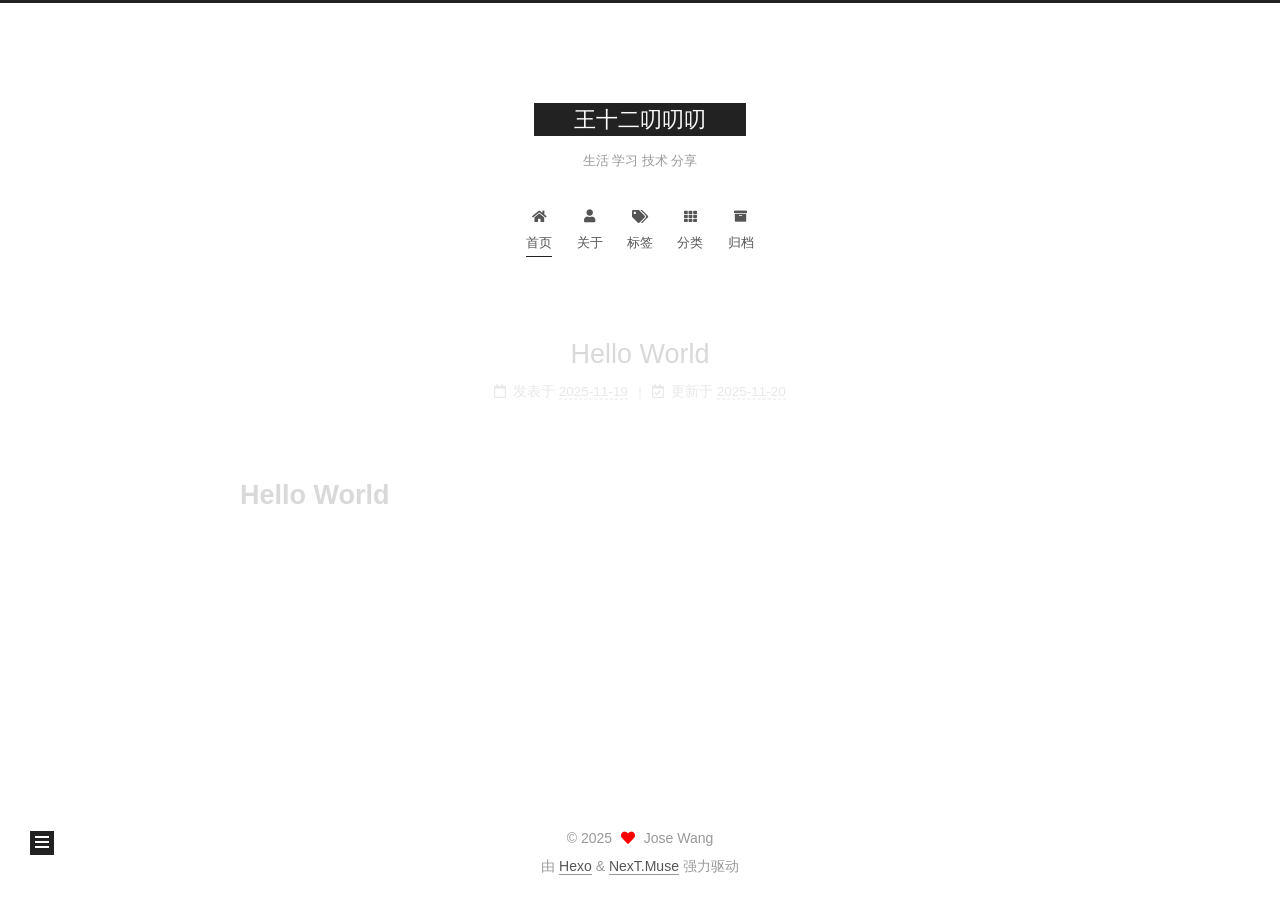
<file: index.html>
<!DOCTYPE html>
<html lang="zh-CN">
<head>
  <meta charset="UTF-8">
<meta name="viewport" content="width=device-width, initial-scale=1, maximum-scale=2">
<meta name="theme-color" content="#222">
<meta name="generator" content="Hexo 8.1.1">
  <link rel="apple-touch-icon" sizes="180x180" href="/images/apple-touch-icon-next.png">
  <link rel="icon" type="image/png" sizes="32x32" href="/images/favicon-32x32-next.png">
  <link rel="icon" type="image/png" sizes="16x16" href="/images/favicon-16x16-next.png">
  <link rel="mask-icon" href="/images/logo.svg" color="#222">

<link rel="stylesheet" href="/css/main.css">


<link rel="stylesheet" href="/lib/font-awesome/css/all.min.css">

<script id="hexo-configurations">
    var NexT = window.NexT || {};
    var CONFIG = {"hostname":"wtao1120.github.io","root":"/","scheme":"Muse","version":"7.8.0","exturl":false,"sidebar":{"position":"left","display":"post","padding":18,"offset":12,"onmobile":false},"copycode":{"enable":false,"show_result":false,"style":null},"back2top":{"enable":true,"sidebar":false,"scrollpercent":false},"bookmark":{"enable":false,"color":"#222","save":"auto"},"fancybox":false,"mediumzoom":false,"lazyload":false,"pangu":false,"comments":{"style":"tabs","active":null,"storage":true,"lazyload":false,"nav":null},"algolia":{"hits":{"per_page":10},"labels":{"input_placeholder":"Search for Posts","hits_empty":"We didn't find any results for the search: ${query}","hits_stats":"${hits} results found in ${time} ms"}},"localsearch":{"enable":false,"trigger":"auto","top_n_per_article":1,"unescape":false,"preload":false},"motion":{"enable":true,"async":false,"transition":{"post_block":"fadeIn","post_header":"slideDownIn","post_body":"slideDownIn","coll_header":"slideLeftIn","sidebar":"slideUpIn"}}};
  </script>

  <meta property="og:type" content="website">
<meta property="og:title" content="王十二叨叨叨">
<meta property="og:url" content="https://wtao1120.github.io/index.html">
<meta property="og:site_name" content="王十二叨叨叨">
<meta property="og:locale" content="zh_CN">
<meta property="article:author" content="Jose Wang">
<meta name="twitter:card" content="summary">

<link rel="canonical" href="https://wtao1120.github.io/">


<script id="page-configurations">
  // https://hexo.io/docs/variables.html
  CONFIG.page = {
    sidebar: "",
    isHome : true,
    isPost : false,
    lang   : 'zh-CN'
  };
</script>

  <title>王十二叨叨叨</title>
  






  <noscript>
  <style>
  .use-motion .brand,
  .use-motion .menu-item,
  .sidebar-inner,
  .use-motion .post-block,
  .use-motion .pagination,
  .use-motion .comments,
  .use-motion .post-header,
  .use-motion .post-body,
  .use-motion .collection-header { opacity: initial; }

  .use-motion .site-title,
  .use-motion .site-subtitle {
    opacity: initial;
    top: initial;
  }

  .use-motion .logo-line-before i { left: initial; }
  .use-motion .logo-line-after i { right: initial; }
  </style>
</noscript>

</head>

<body itemscope itemtype="http://schema.org/WebPage">
  <div class="container use-motion">
    <div class="headband"></div>

    <header class="header" itemscope itemtype="http://schema.org/WPHeader">
      <div class="header-inner"><div class="site-brand-container">
  <div class="site-nav-toggle">
    <div class="toggle" aria-label="切换导航栏">
      <span class="toggle-line toggle-line-first"></span>
      <span class="toggle-line toggle-line-middle"></span>
      <span class="toggle-line toggle-line-last"></span>
    </div>
  </div>

  <div class="site-meta">

    <a href="/" class="brand" rel="start">
      <span class="logo-line-before"><i></i></span>
      <h1 class="site-title">王十二叨叨叨</h1>
      <span class="logo-line-after"><i></i></span>
    </a>
      <p class="site-subtitle" itemprop="description">生活 学习 技术 分享</p>
  </div>

  <div class="site-nav-right">
    <div class="toggle popup-trigger">
    </div>
  </div>
</div>




<nav class="site-nav">
  <ul id="menu" class="main-menu menu">
        <li class="menu-item menu-item-home">

    <a href="/" rel="section"><i class="fa fa-home fa-fw"></i>首页</a>

  </li>
        <li class="menu-item menu-item-about">

    <a href="/about/" rel="section"><i class="fa fa-user fa-fw"></i>关于</a>

  </li>
        <li class="menu-item menu-item-tags">

    <a href="/tags/" rel="section"><i class="fa fa-tags fa-fw"></i>标签</a>

  </li>
        <li class="menu-item menu-item-categories">

    <a href="/categories/" rel="section"><i class="fa fa-th fa-fw"></i>分类</a>

  </li>
        <li class="menu-item menu-item-archives">

    <a href="/archives/" rel="section"><i class="fa fa-archive fa-fw"></i>归档</a>

  </li>
  </ul>
</nav>




</div>
    </header>

    
  <div class="back-to-top">
    <i class="fa fa-arrow-up"></i>
    <span>0%</span>
  </div>


    <main class="main">
      <div class="main-inner">
        <div class="content-wrap">
          

          <div class="content index posts-expand">
            
      
  
  
  <article itemscope itemtype="http://schema.org/Article" class="post-block" lang="zh-CN">
    <link itemprop="mainEntityOfPage" href="https://wtao1120.github.io/2025/11/19/Hello-World/">

    <span hidden itemprop="author" itemscope itemtype="http://schema.org/Person">
      <meta itemprop="image" content="/images/avatar.gif">
      <meta itemprop="name" content="Jose Wang">
      <meta itemprop="description" content="">
    </span>

    <span hidden itemprop="publisher" itemscope itemtype="http://schema.org/Organization">
      <meta itemprop="name" content="王十二叨叨叨">
    </span>
      <header class="post-header">
        <h2 class="post-title" itemprop="name headline">
          
            <a href="/2025/11/19/Hello-World/" class="post-title-link" itemprop="url">Hello World</a>
        </h2>

        <div class="post-meta">
            <span class="post-meta-item">
              <span class="post-meta-item-icon">
                <i class="far fa-calendar"></i>
              </span>
              <span class="post-meta-item-text">发表于</span>

              <time title="创建时间：2025-11-19 21:08:19" itemprop="dateCreated datePublished" datetime="2025-11-19T21:08:19+08:00">2025-11-19</time>
            </span>
              <span class="post-meta-item">
                <span class="post-meta-item-icon">
                  <i class="far fa-calendar-check"></i>
                </span>
                <span class="post-meta-item-text">更新于</span>
                <time title="修改时间：2025-11-20 21:58:58" itemprop="dateModified" datetime="2025-11-20T21:58:58+08:00">2025-11-20</time>
              </span>

          

        </div>
      </header>

    
    
    
    <div class="post-body" itemprop="articleBody">

      
          <h1 id="Hello-World"><a href="#Hello-World" class="headerlink" title="Hello World"></a>Hello World</h1>
      
    </div>

    
    
    
      <footer class="post-footer">
        <div class="post-eof"></div>
      </footer>
  </article>
  
  
  


  



          </div>
          

<script>
  window.addEventListener('tabs:register', () => {
    let { activeClass } = CONFIG.comments;
    if (CONFIG.comments.storage) {
      activeClass = localStorage.getItem('comments_active') || activeClass;
    }
    if (activeClass) {
      let activeTab = document.querySelector(`a[href="#comment-${activeClass}"]`);
      if (activeTab) {
        activeTab.click();
      }
    }
  });
  if (CONFIG.comments.storage) {
    window.addEventListener('tabs:click', event => {
      if (!event.target.matches('.tabs-comment .tab-content .tab-pane')) return;
      let commentClass = event.target.classList[1];
      localStorage.setItem('comments_active', commentClass);
    });
  }
</script>

        </div>
          
  
  <div class="toggle sidebar-toggle">
    <span class="toggle-line toggle-line-first"></span>
    <span class="toggle-line toggle-line-middle"></span>
    <span class="toggle-line toggle-line-last"></span>
  </div>

  <aside class="sidebar">
    <div class="sidebar-inner">

      <ul class="sidebar-nav motion-element">
        <li class="sidebar-nav-toc">
          文章目录
        </li>
        <li class="sidebar-nav-overview">
          站点概览
        </li>
      </ul>

      <!--noindex-->
      <div class="post-toc-wrap sidebar-panel">
      </div>
      <!--/noindex-->

      <div class="site-overview-wrap sidebar-panel">
        <div class="site-author motion-element" itemprop="author" itemscope itemtype="http://schema.org/Person">
  <p class="site-author-name" itemprop="name">Jose Wang</p>
  <div class="site-description" itemprop="description"></div>
</div>
<div class="site-state-wrap motion-element">
  <nav class="site-state">
      <div class="site-state-item site-state-posts">
          <a href="/archives/">
        
          <span class="site-state-item-count">1</span>
          <span class="site-state-item-name">日志</span>
        </a>
      </div>
  </nav>
</div>



      </div>

    </div>
  </aside>
  <div id="sidebar-dimmer"></div>


      </div>
    </main>

    <footer class="footer">
      <div class="footer-inner">
        

        

<div class="copyright">
  
  &copy; 
  <span itemprop="copyrightYear">2025</span>
  <span class="with-love">
    <i class="fa fa-heart"></i>
  </span>
  <span class="author" itemprop="copyrightHolder">Jose Wang</span>
</div>
  <div class="powered-by">由 <a href="https://hexo.io/" class="theme-link" rel="noopener" target="_blank">Hexo</a> & <a href="https://muse.theme-next.org/" class="theme-link" rel="noopener" target="_blank">NexT.Muse</a> 强力驱动
  </div>

        








      </div>
    </footer>
  </div>

  
  <script src="/lib/anime.min.js"></script>
  <script src="/lib/velocity/velocity.min.js"></script>
  <script src="/lib/velocity/velocity.ui.min.js"></script>

<script src="/js/utils.js"></script>

<script src="/js/motion.js"></script>


<script src="/js/schemes/muse.js"></script>


<script src="/js/next-boot.js"></script>




  















  

  

</body>
</html>
</file>
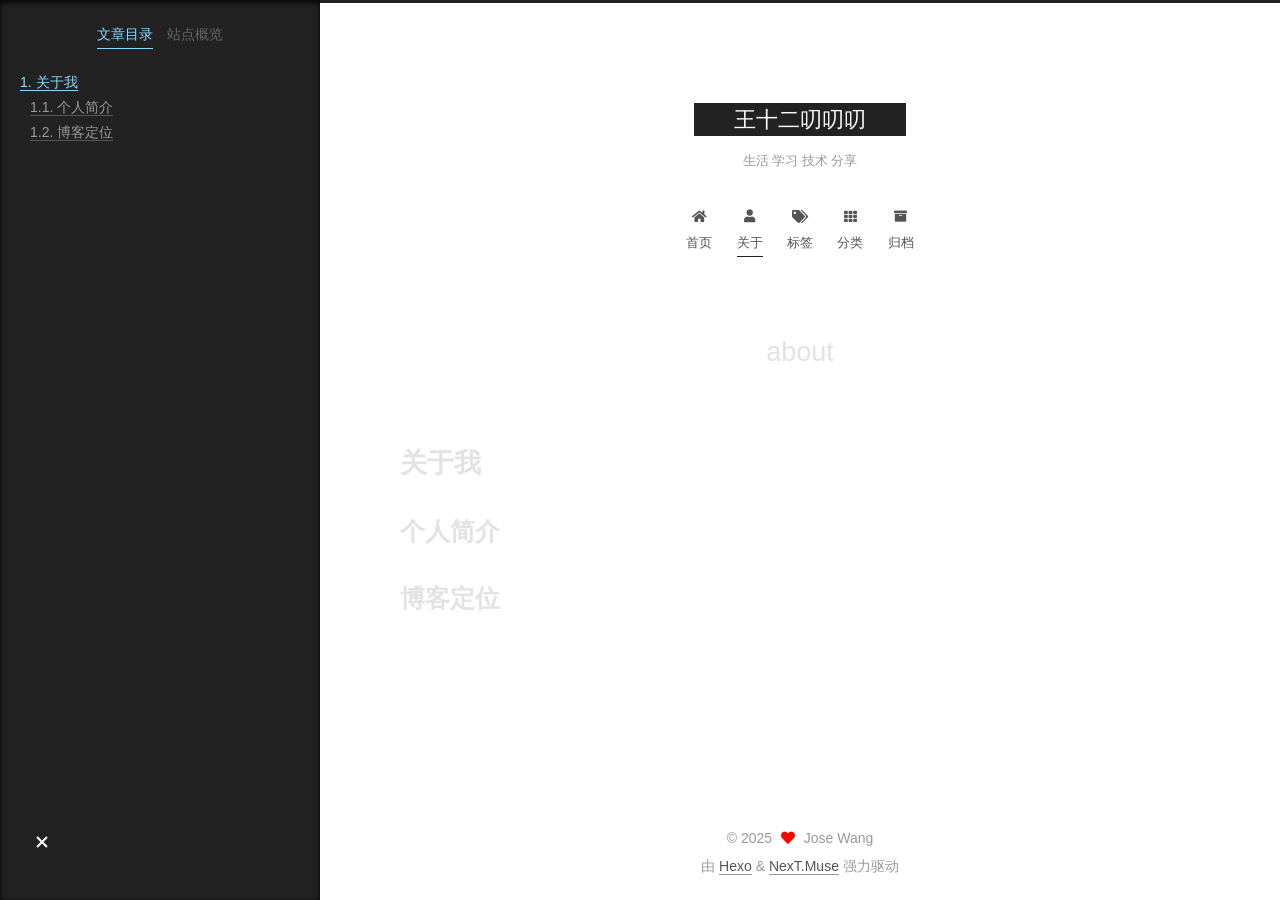
<file: about/index.html>
<!DOCTYPE html>
<html lang="zh-CN">
<head>
  <meta charset="UTF-8">
<meta name="viewport" content="width=device-width, initial-scale=1, maximum-scale=2">
<meta name="theme-color" content="#222">
<meta name="generator" content="Hexo 8.1.1">
  <link rel="apple-touch-icon" sizes="180x180" href="/images/apple-touch-icon-next.png">
  <link rel="icon" type="image/png" sizes="32x32" href="/images/favicon-32x32-next.png">
  <link rel="icon" type="image/png" sizes="16x16" href="/images/favicon-16x16-next.png">
  <link rel="mask-icon" href="/images/logo.svg" color="#222">

<link rel="stylesheet" href="/css/main.css">


<link rel="stylesheet" href="/lib/font-awesome/css/all.min.css">

<script id="hexo-configurations">
    var NexT = window.NexT || {};
    var CONFIG = {"hostname":"wtao1120.github.io","root":"/","scheme":"Muse","version":"7.8.0","exturl":false,"sidebar":{"position":"left","display":"post","padding":18,"offset":12,"onmobile":false},"copycode":{"enable":false,"show_result":false,"style":null},"back2top":{"enable":true,"sidebar":false,"scrollpercent":false},"bookmark":{"enable":false,"color":"#222","save":"auto"},"fancybox":false,"mediumzoom":false,"lazyload":false,"pangu":false,"comments":{"style":"tabs","active":null,"storage":true,"lazyload":false,"nav":null},"algolia":{"hits":{"per_page":10},"labels":{"input_placeholder":"Search for Posts","hits_empty":"We didn't find any results for the search: ${query}","hits_stats":"${hits} results found in ${time} ms"}},"localsearch":{"enable":false,"trigger":"auto","top_n_per_article":1,"unescape":false,"preload":false},"motion":{"enable":true,"async":false,"transition":{"post_block":"fadeIn","post_header":"slideDownIn","post_body":"slideDownIn","coll_header":"slideLeftIn","sidebar":"slideUpIn"}}};
  </script>

  <meta name="description" content="关于我个人简介博客定位">
<meta property="og:type" content="website">
<meta property="og:title" content="about">
<meta property="og:url" content="https://wtao1120.github.io/about/index.html">
<meta property="og:site_name" content="王十二叨叨叨">
<meta property="og:description" content="关于我个人简介博客定位">
<meta property="og:locale" content="zh_CN">
<meta property="article:published_time" content="2025-11-19T11:37:23.000Z">
<meta property="article:modified_time" content="2025-11-19T11:42:07.204Z">
<meta property="article:author" content="Jose Wang">
<meta name="twitter:card" content="summary">

<link rel="canonical" href="https://wtao1120.github.io/about/">


<script id="page-configurations">
  // https://hexo.io/docs/variables.html
  CONFIG.page = {
    sidebar: "",
    isHome : false,
    isPost : false,
    lang   : 'zh-CN'
  };
</script>

  <title>about | 王十二叨叨叨
</title>
  






  <noscript>
  <style>
  .use-motion .brand,
  .use-motion .menu-item,
  .sidebar-inner,
  .use-motion .post-block,
  .use-motion .pagination,
  .use-motion .comments,
  .use-motion .post-header,
  .use-motion .post-body,
  .use-motion .collection-header { opacity: initial; }

  .use-motion .site-title,
  .use-motion .site-subtitle {
    opacity: initial;
    top: initial;
  }

  .use-motion .logo-line-before i { left: initial; }
  .use-motion .logo-line-after i { right: initial; }
  </style>
</noscript>

</head>

<body itemscope itemtype="http://schema.org/WebPage">
  <div class="container use-motion">
    <div class="headband"></div>

    <header class="header" itemscope itemtype="http://schema.org/WPHeader">
      <div class="header-inner"><div class="site-brand-container">
  <div class="site-nav-toggle">
    <div class="toggle" aria-label="切换导航栏">
      <span class="toggle-line toggle-line-first"></span>
      <span class="toggle-line toggle-line-middle"></span>
      <span class="toggle-line toggle-line-last"></span>
    </div>
  </div>

  <div class="site-meta">

    <a href="/" class="brand" rel="start">
      <span class="logo-line-before"><i></i></span>
      <h1 class="site-title">王十二叨叨叨</h1>
      <span class="logo-line-after"><i></i></span>
    </a>
      <p class="site-subtitle" itemprop="description">生活 学习 技术 分享</p>
  </div>

  <div class="site-nav-right">
    <div class="toggle popup-trigger">
    </div>
  </div>
</div>




<nav class="site-nav">
  <ul id="menu" class="main-menu menu">
        <li class="menu-item menu-item-home">

    <a href="/" rel="section"><i class="fa fa-home fa-fw"></i>首页</a>

  </li>
        <li class="menu-item menu-item-about">

    <a href="/about/" rel="section"><i class="fa fa-user fa-fw"></i>关于</a>

  </li>
        <li class="menu-item menu-item-tags">

    <a href="/tags/" rel="section"><i class="fa fa-tags fa-fw"></i>标签</a>

  </li>
        <li class="menu-item menu-item-categories">

    <a href="/categories/" rel="section"><i class="fa fa-th fa-fw"></i>分类</a>

  </li>
        <li class="menu-item menu-item-archives">

    <a href="/archives/" rel="section"><i class="fa fa-archive fa-fw"></i>归档</a>

  </li>
  </ul>
</nav>




</div>
    </header>

    
  <div class="back-to-top">
    <i class="fa fa-arrow-up"></i>
    <span>0%</span>
  </div>


    <main class="main">
      <div class="main-inner">
        <div class="content-wrap">
          
  
  

          <div class="content page posts-expand">
            

    
    
    
    <div class="post-block" lang="zh-CN">
      <header class="post-header">

<h1 class="post-title" itemprop="name headline">about
</h1>

<div class="post-meta">
  

</div>

</header>

      
      
      
      <div class="post-body">
          <h1 id="关于我"><a href="#关于我" class="headerlink" title="关于我"></a>关于我</h1><h2 id="个人简介"><a href="#个人简介" class="headerlink" title="个人简介"></a>个人简介</h2><h2 id="博客定位"><a href="#博客定位" class="headerlink" title="博客定位"></a>博客定位</h2>
      </div>
      
      
      
    </div>
    

    
    
    


          </div>
          

<script>
  window.addEventListener('tabs:register', () => {
    let { activeClass } = CONFIG.comments;
    if (CONFIG.comments.storage) {
      activeClass = localStorage.getItem('comments_active') || activeClass;
    }
    if (activeClass) {
      let activeTab = document.querySelector(`a[href="#comment-${activeClass}"]`);
      if (activeTab) {
        activeTab.click();
      }
    }
  });
  if (CONFIG.comments.storage) {
    window.addEventListener('tabs:click', event => {
      if (!event.target.matches('.tabs-comment .tab-content .tab-pane')) return;
      let commentClass = event.target.classList[1];
      localStorage.setItem('comments_active', commentClass);
    });
  }
</script>

        </div>
          
  
  <div class="toggle sidebar-toggle">
    <span class="toggle-line toggle-line-first"></span>
    <span class="toggle-line toggle-line-middle"></span>
    <span class="toggle-line toggle-line-last"></span>
  </div>

  <aside class="sidebar">
    <div class="sidebar-inner">

      <ul class="sidebar-nav motion-element">
        <li class="sidebar-nav-toc">
          文章目录
        </li>
        <li class="sidebar-nav-overview">
          站点概览
        </li>
      </ul>

      <!--noindex-->
      <div class="post-toc-wrap sidebar-panel">
          <div class="post-toc motion-element"><ol class="nav"><li class="nav-item nav-level-1"><a class="nav-link" href="#%E5%85%B3%E4%BA%8E%E6%88%91"><span class="nav-number">1.</span> <span class="nav-text">关于我</span></a><ol class="nav-child"><li class="nav-item nav-level-2"><a class="nav-link" href="#%E4%B8%AA%E4%BA%BA%E7%AE%80%E4%BB%8B"><span class="nav-number">1.1.</span> <span class="nav-text">个人简介</span></a></li><li class="nav-item nav-level-2"><a class="nav-link" href="#%E5%8D%9A%E5%AE%A2%E5%AE%9A%E4%BD%8D"><span class="nav-number">1.2.</span> <span class="nav-text">博客定位</span></a></li></ol></li></ol></div>
      </div>
      <!--/noindex-->

      <div class="site-overview-wrap sidebar-panel">
        <div class="site-author motion-element" itemprop="author" itemscope itemtype="http://schema.org/Person">
  <p class="site-author-name" itemprop="name">Jose Wang</p>
  <div class="site-description" itemprop="description"></div>
</div>
<div class="site-state-wrap motion-element">
  <nav class="site-state">
      <div class="site-state-item site-state-posts">
          <a href="/archives/">
        
          <span class="site-state-item-count">1</span>
          <span class="site-state-item-name">日志</span>
        </a>
      </div>
  </nav>
</div>



      </div>

    </div>
  </aside>
  <div id="sidebar-dimmer"></div>


      </div>
    </main>

    <footer class="footer">
      <div class="footer-inner">
        

        

<div class="copyright">
  
  &copy; 
  <span itemprop="copyrightYear">2025</span>
  <span class="with-love">
    <i class="fa fa-heart"></i>
  </span>
  <span class="author" itemprop="copyrightHolder">Jose Wang</span>
</div>
  <div class="powered-by">由 <a href="https://hexo.io/" class="theme-link" rel="noopener" target="_blank">Hexo</a> & <a href="https://muse.theme-next.org/" class="theme-link" rel="noopener" target="_blank">NexT.Muse</a> 强力驱动
  </div>

        








      </div>
    </footer>
  </div>

  
  <script src="/lib/anime.min.js"></script>
  <script src="/lib/velocity/velocity.min.js"></script>
  <script src="/lib/velocity/velocity.ui.min.js"></script>

<script src="/js/utils.js"></script>

<script src="/js/motion.js"></script>


<script src="/js/schemes/muse.js"></script>


<script src="/js/next-boot.js"></script>




  















  

  

</body>
</html>
</file>
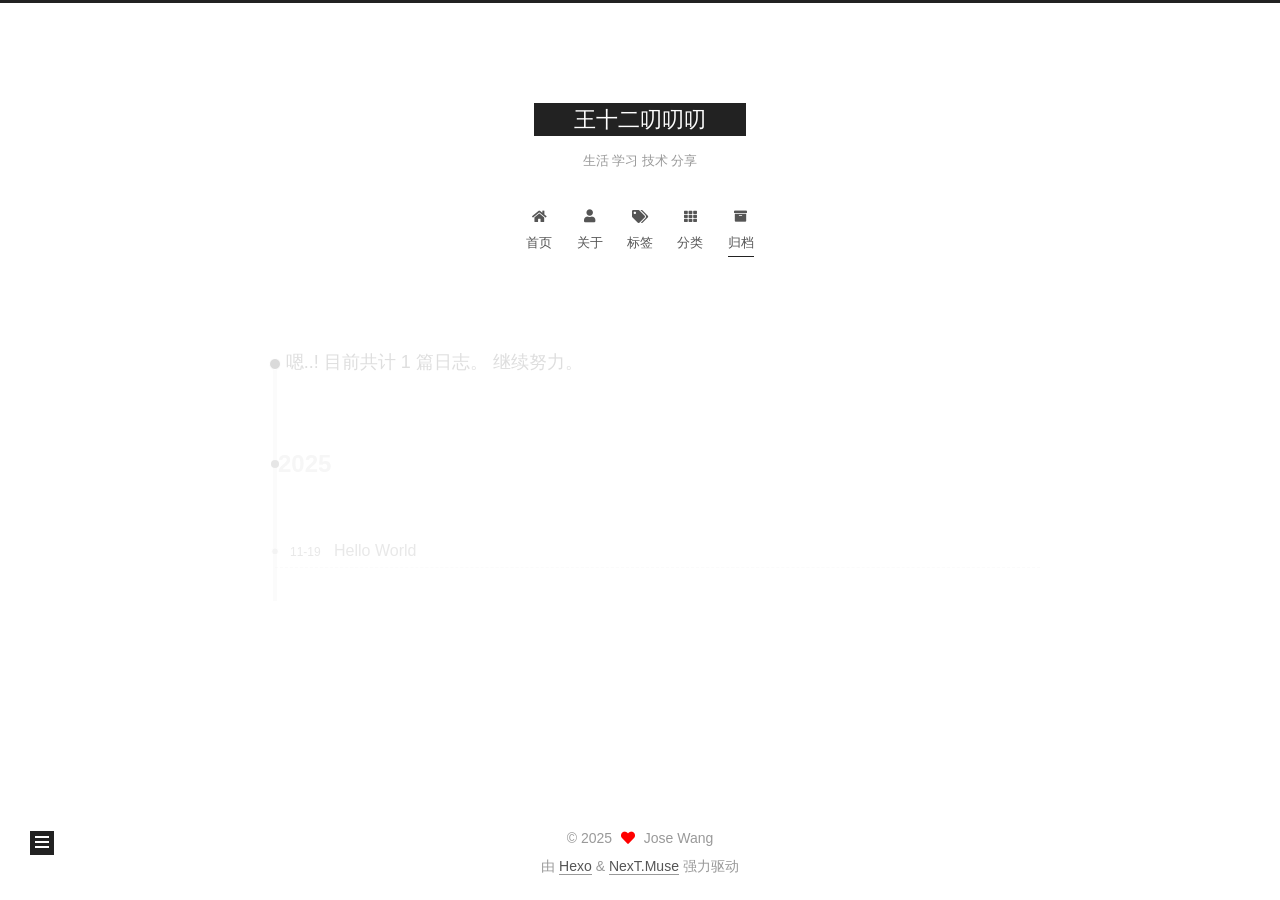
<file: archives/index.html>
<!DOCTYPE html>
<html lang="zh-CN">
<head>
  <meta charset="UTF-8">
<meta name="viewport" content="width=device-width, initial-scale=1, maximum-scale=2">
<meta name="theme-color" content="#222">
<meta name="generator" content="Hexo 8.1.1">
  <link rel="apple-touch-icon" sizes="180x180" href="/images/apple-touch-icon-next.png">
  <link rel="icon" type="image/png" sizes="32x32" href="/images/favicon-32x32-next.png">
  <link rel="icon" type="image/png" sizes="16x16" href="/images/favicon-16x16-next.png">
  <link rel="mask-icon" href="/images/logo.svg" color="#222">

<link rel="stylesheet" href="/css/main.css">


<link rel="stylesheet" href="/lib/font-awesome/css/all.min.css">

<script id="hexo-configurations">
    var NexT = window.NexT || {};
    var CONFIG = {"hostname":"wtao1120.github.io","root":"/","scheme":"Muse","version":"7.8.0","exturl":false,"sidebar":{"position":"left","display":"post","padding":18,"offset":12,"onmobile":false},"copycode":{"enable":false,"show_result":false,"style":null},"back2top":{"enable":true,"sidebar":false,"scrollpercent":false},"bookmark":{"enable":false,"color":"#222","save":"auto"},"fancybox":false,"mediumzoom":false,"lazyload":false,"pangu":false,"comments":{"style":"tabs","active":null,"storage":true,"lazyload":false,"nav":null},"algolia":{"hits":{"per_page":10},"labels":{"input_placeholder":"Search for Posts","hits_empty":"We didn't find any results for the search: ${query}","hits_stats":"${hits} results found in ${time} ms"}},"localsearch":{"enable":false,"trigger":"auto","top_n_per_article":1,"unescape":false,"preload":false},"motion":{"enable":true,"async":false,"transition":{"post_block":"fadeIn","post_header":"slideDownIn","post_body":"slideDownIn","coll_header":"slideLeftIn","sidebar":"slideUpIn"}}};
  </script>

  <meta property="og:type" content="website">
<meta property="og:title" content="王十二叨叨叨">
<meta property="og:url" content="https://wtao1120.github.io/archives/index.html">
<meta property="og:site_name" content="王十二叨叨叨">
<meta property="og:locale" content="zh_CN">
<meta property="article:author" content="Jose Wang">
<meta name="twitter:card" content="summary">

<link rel="canonical" href="https://wtao1120.github.io/archives/">


<script id="page-configurations">
  // https://hexo.io/docs/variables.html
  CONFIG.page = {
    sidebar: "",
    isHome : false,
    isPost : false,
    lang   : 'zh-CN'
  };
</script>

  <title>归档 | 王十二叨叨叨</title>
  






  <noscript>
  <style>
  .use-motion .brand,
  .use-motion .menu-item,
  .sidebar-inner,
  .use-motion .post-block,
  .use-motion .pagination,
  .use-motion .comments,
  .use-motion .post-header,
  .use-motion .post-body,
  .use-motion .collection-header { opacity: initial; }

  .use-motion .site-title,
  .use-motion .site-subtitle {
    opacity: initial;
    top: initial;
  }

  .use-motion .logo-line-before i { left: initial; }
  .use-motion .logo-line-after i { right: initial; }
  </style>
</noscript>

</head>

<body itemscope itemtype="http://schema.org/WebPage">
  <div class="container use-motion">
    <div class="headband"></div>

    <header class="header" itemscope itemtype="http://schema.org/WPHeader">
      <div class="header-inner"><div class="site-brand-container">
  <div class="site-nav-toggle">
    <div class="toggle" aria-label="切换导航栏">
      <span class="toggle-line toggle-line-first"></span>
      <span class="toggle-line toggle-line-middle"></span>
      <span class="toggle-line toggle-line-last"></span>
    </div>
  </div>

  <div class="site-meta">

    <a href="/" class="brand" rel="start">
      <span class="logo-line-before"><i></i></span>
      <h1 class="site-title">王十二叨叨叨</h1>
      <span class="logo-line-after"><i></i></span>
    </a>
      <p class="site-subtitle" itemprop="description">生活 学习 技术 分享</p>
  </div>

  <div class="site-nav-right">
    <div class="toggle popup-trigger">
    </div>
  </div>
</div>




<nav class="site-nav">
  <ul id="menu" class="main-menu menu">
        <li class="menu-item menu-item-home">

    <a href="/" rel="section"><i class="fa fa-home fa-fw"></i>首页</a>

  </li>
        <li class="menu-item menu-item-about">

    <a href="/about/" rel="section"><i class="fa fa-user fa-fw"></i>关于</a>

  </li>
        <li class="menu-item menu-item-tags">

    <a href="/tags/" rel="section"><i class="fa fa-tags fa-fw"></i>标签</a>

  </li>
        <li class="menu-item menu-item-categories">

    <a href="/categories/" rel="section"><i class="fa fa-th fa-fw"></i>分类</a>

  </li>
        <li class="menu-item menu-item-archives">

    <a href="/archives/" rel="section"><i class="fa fa-archive fa-fw"></i>归档</a>

  </li>
  </ul>
</nav>




</div>
    </header>

    
  <div class="back-to-top">
    <i class="fa fa-arrow-up"></i>
    <span>0%</span>
  </div>


    <main class="main">
      <div class="main-inner">
        <div class="content-wrap">
          

          <div class="content archive">
            

  
  
  
  <div class="post-block">
    <div class="posts-collapse">
      <div class="collection-title">
        <span class="collection-header">嗯..! 目前共计 1 篇日志。 继续努力。</span>
      </div>

      
    <div class="collection-year">
      <span class="collection-header">2025</span>
    </div>

  <article itemscope itemtype="http://schema.org/Article">
    <header class="post-header">

      <div class="post-meta">
        <time itemprop="dateCreated"
              datetime="2025-11-19T21:08:19+08:00"
              content="2025-11-19">
          11-19
        </time>
      </div>

      <div class="post-title">
          <a class="post-title-link" href="/2025/11/19/Hello-World/" itemprop="url">
            <span itemprop="name">Hello World</span>
          </a>
      </div>

    </header>
  </article>


    </div>
  </div>
  
  
  

  



          </div>
          

<script>
  window.addEventListener('tabs:register', () => {
    let { activeClass } = CONFIG.comments;
    if (CONFIG.comments.storage) {
      activeClass = localStorage.getItem('comments_active') || activeClass;
    }
    if (activeClass) {
      let activeTab = document.querySelector(`a[href="#comment-${activeClass}"]`);
      if (activeTab) {
        activeTab.click();
      }
    }
  });
  if (CONFIG.comments.storage) {
    window.addEventListener('tabs:click', event => {
      if (!event.target.matches('.tabs-comment .tab-content .tab-pane')) return;
      let commentClass = event.target.classList[1];
      localStorage.setItem('comments_active', commentClass);
    });
  }
</script>

        </div>
          
  
  <div class="toggle sidebar-toggle">
    <span class="toggle-line toggle-line-first"></span>
    <span class="toggle-line toggle-line-middle"></span>
    <span class="toggle-line toggle-line-last"></span>
  </div>

  <aside class="sidebar">
    <div class="sidebar-inner">

      <ul class="sidebar-nav motion-element">
        <li class="sidebar-nav-toc">
          文章目录
        </li>
        <li class="sidebar-nav-overview">
          站点概览
        </li>
      </ul>

      <!--noindex-->
      <div class="post-toc-wrap sidebar-panel">
      </div>
      <!--/noindex-->

      <div class="site-overview-wrap sidebar-panel">
        <div class="site-author motion-element" itemprop="author" itemscope itemtype="http://schema.org/Person">
  <p class="site-author-name" itemprop="name">Jose Wang</p>
  <div class="site-description" itemprop="description"></div>
</div>
<div class="site-state-wrap motion-element">
  <nav class="site-state">
      <div class="site-state-item site-state-posts">
          <a href="/archives/">
        
          <span class="site-state-item-count">1</span>
          <span class="site-state-item-name">日志</span>
        </a>
      </div>
  </nav>
</div>



      </div>

    </div>
  </aside>
  <div id="sidebar-dimmer"></div>


      </div>
    </main>

    <footer class="footer">
      <div class="footer-inner">
        

        

<div class="copyright">
  
  &copy; 
  <span itemprop="copyrightYear">2025</span>
  <span class="with-love">
    <i class="fa fa-heart"></i>
  </span>
  <span class="author" itemprop="copyrightHolder">Jose Wang</span>
</div>
  <div class="powered-by">由 <a href="https://hexo.io/" class="theme-link" rel="noopener" target="_blank">Hexo</a> & <a href="https://muse.theme-next.org/" class="theme-link" rel="noopener" target="_blank">NexT.Muse</a> 强力驱动
  </div>

        








      </div>
    </footer>
  </div>

  
  <script src="/lib/anime.min.js"></script>
  <script src="/lib/velocity/velocity.min.js"></script>
  <script src="/lib/velocity/velocity.ui.min.js"></script>

<script src="/js/utils.js"></script>

<script src="/js/motion.js"></script>


<script src="/js/schemes/muse.js"></script>


<script src="/js/next-boot.js"></script>




  















  

  

</body>
</html>
</file>
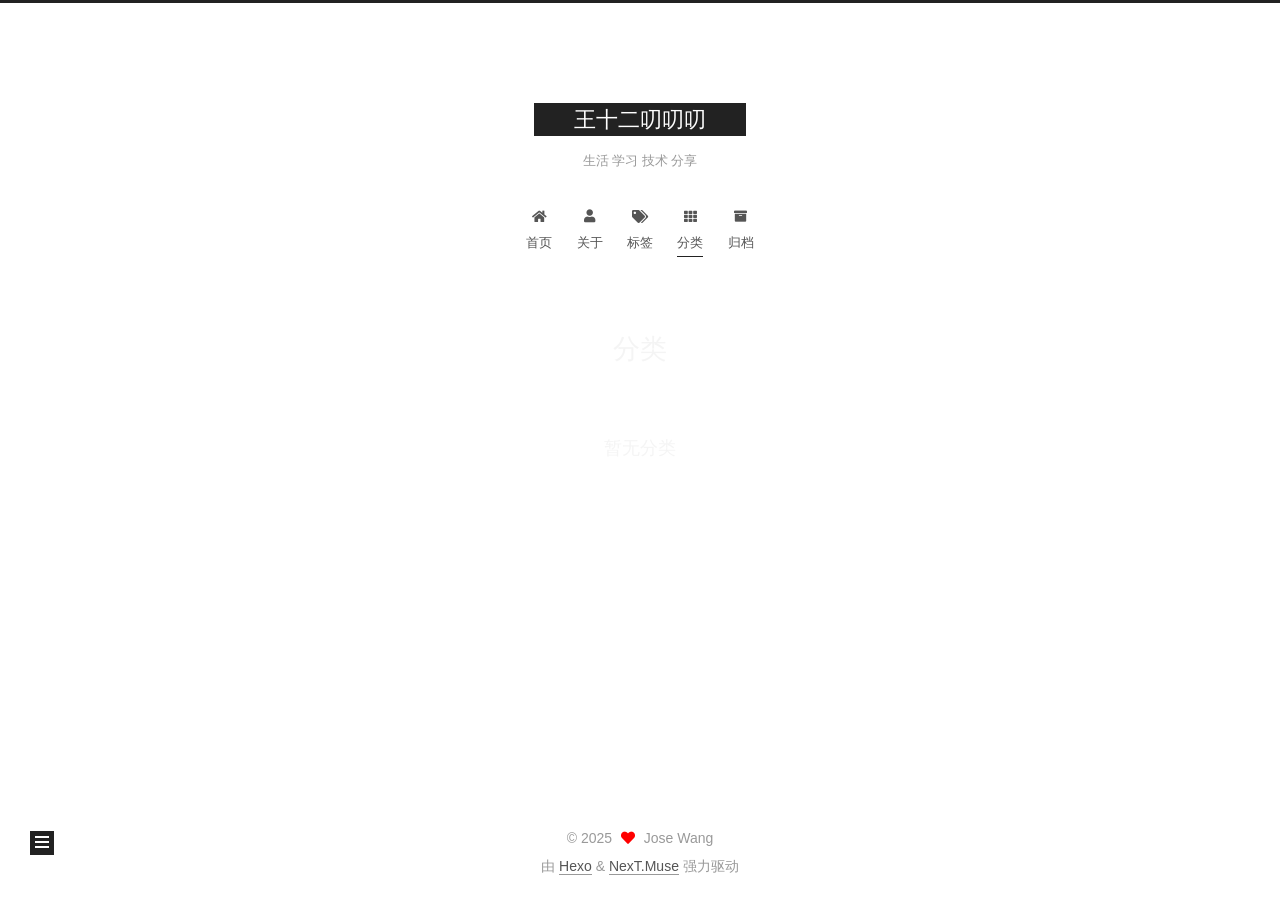
<file: categories/index.html>
<!DOCTYPE html>
<html lang="zh-CN">
<head>
  <meta charset="UTF-8">
<meta name="viewport" content="width=device-width, initial-scale=1, maximum-scale=2">
<meta name="theme-color" content="#222">
<meta name="generator" content="Hexo 8.1.1">
  <link rel="apple-touch-icon" sizes="180x180" href="/images/apple-touch-icon-next.png">
  <link rel="icon" type="image/png" sizes="32x32" href="/images/favicon-32x32-next.png">
  <link rel="icon" type="image/png" sizes="16x16" href="/images/favicon-16x16-next.png">
  <link rel="mask-icon" href="/images/logo.svg" color="#222">

<link rel="stylesheet" href="/css/main.css">


<link rel="stylesheet" href="/lib/font-awesome/css/all.min.css">

<script id="hexo-configurations">
    var NexT = window.NexT || {};
    var CONFIG = {"hostname":"wtao1120.github.io","root":"/","scheme":"Muse","version":"7.8.0","exturl":false,"sidebar":{"position":"left","display":"post","padding":18,"offset":12,"onmobile":false},"copycode":{"enable":false,"show_result":false,"style":null},"back2top":{"enable":true,"sidebar":false,"scrollpercent":false},"bookmark":{"enable":false,"color":"#222","save":"auto"},"fancybox":false,"mediumzoom":false,"lazyload":false,"pangu":false,"comments":{"style":"tabs","active":null,"storage":true,"lazyload":false,"nav":null},"algolia":{"hits":{"per_page":10},"labels":{"input_placeholder":"Search for Posts","hits_empty":"We didn't find any results for the search: ${query}","hits_stats":"${hits} results found in ${time} ms"}},"localsearch":{"enable":false,"trigger":"auto","top_n_per_article":1,"unescape":false,"preload":false},"motion":{"enable":true,"async":false,"transition":{"post_block":"fadeIn","post_header":"slideDownIn","post_body":"slideDownIn","coll_header":"slideLeftIn","sidebar":"slideUpIn"}}};
  </script>

  <meta property="og:type" content="website">
<meta property="og:title" content="分类">
<meta property="og:url" content="https://wtao1120.github.io/categories/index.html">
<meta property="og:site_name" content="王十二叨叨叨">
<meta property="og:locale" content="zh_CN">
<meta property="article:published_time" content="2025-11-19T11:51:26.000Z">
<meta property="article:modified_time" content="2025-11-20T13:14:11.762Z">
<meta property="article:author" content="Jose Wang">
<meta name="twitter:card" content="summary">

<link rel="canonical" href="https://wtao1120.github.io/categories/">


<script id="page-configurations">
  // https://hexo.io/docs/variables.html
  CONFIG.page = {
    sidebar: "",
    isHome : false,
    isPost : false,
    lang   : 'zh-CN'
  };
</script>

  <title>分类 | 王十二叨叨叨
</title>
  






  <noscript>
  <style>
  .use-motion .brand,
  .use-motion .menu-item,
  .sidebar-inner,
  .use-motion .post-block,
  .use-motion .pagination,
  .use-motion .comments,
  .use-motion .post-header,
  .use-motion .post-body,
  .use-motion .collection-header { opacity: initial; }

  .use-motion .site-title,
  .use-motion .site-subtitle {
    opacity: initial;
    top: initial;
  }

  .use-motion .logo-line-before i { left: initial; }
  .use-motion .logo-line-after i { right: initial; }
  </style>
</noscript>

</head>

<body itemscope itemtype="http://schema.org/WebPage">
  <div class="container use-motion">
    <div class="headband"></div>

    <header class="header" itemscope itemtype="http://schema.org/WPHeader">
      <div class="header-inner"><div class="site-brand-container">
  <div class="site-nav-toggle">
    <div class="toggle" aria-label="切换导航栏">
      <span class="toggle-line toggle-line-first"></span>
      <span class="toggle-line toggle-line-middle"></span>
      <span class="toggle-line toggle-line-last"></span>
    </div>
  </div>

  <div class="site-meta">

    <a href="/" class="brand" rel="start">
      <span class="logo-line-before"><i></i></span>
      <h1 class="site-title">王十二叨叨叨</h1>
      <span class="logo-line-after"><i></i></span>
    </a>
      <p class="site-subtitle" itemprop="description">生活 学习 技术 分享</p>
  </div>

  <div class="site-nav-right">
    <div class="toggle popup-trigger">
    </div>
  </div>
</div>




<nav class="site-nav">
  <ul id="menu" class="main-menu menu">
        <li class="menu-item menu-item-home">

    <a href="/" rel="section"><i class="fa fa-home fa-fw"></i>首页</a>

  </li>
        <li class="menu-item menu-item-about">

    <a href="/about/" rel="section"><i class="fa fa-user fa-fw"></i>关于</a>

  </li>
        <li class="menu-item menu-item-tags">

    <a href="/tags/" rel="section"><i class="fa fa-tags fa-fw"></i>标签</a>

  </li>
        <li class="menu-item menu-item-categories">

    <a href="/categories/" rel="section"><i class="fa fa-th fa-fw"></i>分类</a>

  </li>
        <li class="menu-item menu-item-archives">

    <a href="/archives/" rel="section"><i class="fa fa-archive fa-fw"></i>归档</a>

  </li>
  </ul>
</nav>




</div>
    </header>

    
  <div class="back-to-top">
    <i class="fa fa-arrow-up"></i>
    <span>0%</span>
  </div>


    <main class="main">
      <div class="main-inner">
        <div class="content-wrap">
          
  
  

          <div class="content page posts-expand">
            

    
    
    
    <div class="post-block" lang="zh-CN">
      <header class="post-header">

<h1 class="post-title" itemprop="name headline">分类
</h1>

<div class="post-meta">
  

</div>

</header>

      
      
      
      <div class="post-body">
          <div class="category-all-page">
            <div class="category-all-title">
              暂无分类
            </div>
            <div class="category-all">
              
            </div>
          </div>
        
      </div>
      
      
      
    </div>
    

    
    
    


          </div>
          

<script>
  window.addEventListener('tabs:register', () => {
    let { activeClass } = CONFIG.comments;
    if (CONFIG.comments.storage) {
      activeClass = localStorage.getItem('comments_active') || activeClass;
    }
    if (activeClass) {
      let activeTab = document.querySelector(`a[href="#comment-${activeClass}"]`);
      if (activeTab) {
        activeTab.click();
      }
    }
  });
  if (CONFIG.comments.storage) {
    window.addEventListener('tabs:click', event => {
      if (!event.target.matches('.tabs-comment .tab-content .tab-pane')) return;
      let commentClass = event.target.classList[1];
      localStorage.setItem('comments_active', commentClass);
    });
  }
</script>

        </div>
          
  
  <div class="toggle sidebar-toggle">
    <span class="toggle-line toggle-line-first"></span>
    <span class="toggle-line toggle-line-middle"></span>
    <span class="toggle-line toggle-line-last"></span>
  </div>

  <aside class="sidebar">
    <div class="sidebar-inner">

      <ul class="sidebar-nav motion-element">
        <li class="sidebar-nav-toc">
          文章目录
        </li>
        <li class="sidebar-nav-overview">
          站点概览
        </li>
      </ul>

      <!--noindex-->
      <div class="post-toc-wrap sidebar-panel">
      </div>
      <!--/noindex-->

      <div class="site-overview-wrap sidebar-panel">
        <div class="site-author motion-element" itemprop="author" itemscope itemtype="http://schema.org/Person">
  <p class="site-author-name" itemprop="name">Jose Wang</p>
  <div class="site-description" itemprop="description"></div>
</div>
<div class="site-state-wrap motion-element">
  <nav class="site-state">
      <div class="site-state-item site-state-posts">
          <a href="/archives/">
        
          <span class="site-state-item-count">1</span>
          <span class="site-state-item-name">日志</span>
        </a>
      </div>
  </nav>
</div>



      </div>

    </div>
  </aside>
  <div id="sidebar-dimmer"></div>


      </div>
    </main>

    <footer class="footer">
      <div class="footer-inner">
        

        

<div class="copyright">
  
  &copy; 
  <span itemprop="copyrightYear">2025</span>
  <span class="with-love">
    <i class="fa fa-heart"></i>
  </span>
  <span class="author" itemprop="copyrightHolder">Jose Wang</span>
</div>
  <div class="powered-by">由 <a href="https://hexo.io/" class="theme-link" rel="noopener" target="_blank">Hexo</a> & <a href="https://muse.theme-next.org/" class="theme-link" rel="noopener" target="_blank">NexT.Muse</a> 强力驱动
  </div>

        








      </div>
    </footer>
  </div>

  
  <script src="/lib/anime.min.js"></script>
  <script src="/lib/velocity/velocity.min.js"></script>
  <script src="/lib/velocity/velocity.ui.min.js"></script>

<script src="/js/utils.js"></script>

<script src="/js/motion.js"></script>


<script src="/js/schemes/muse.js"></script>


<script src="/js/next-boot.js"></script>




  















  

  

</body>
</html>
</file>
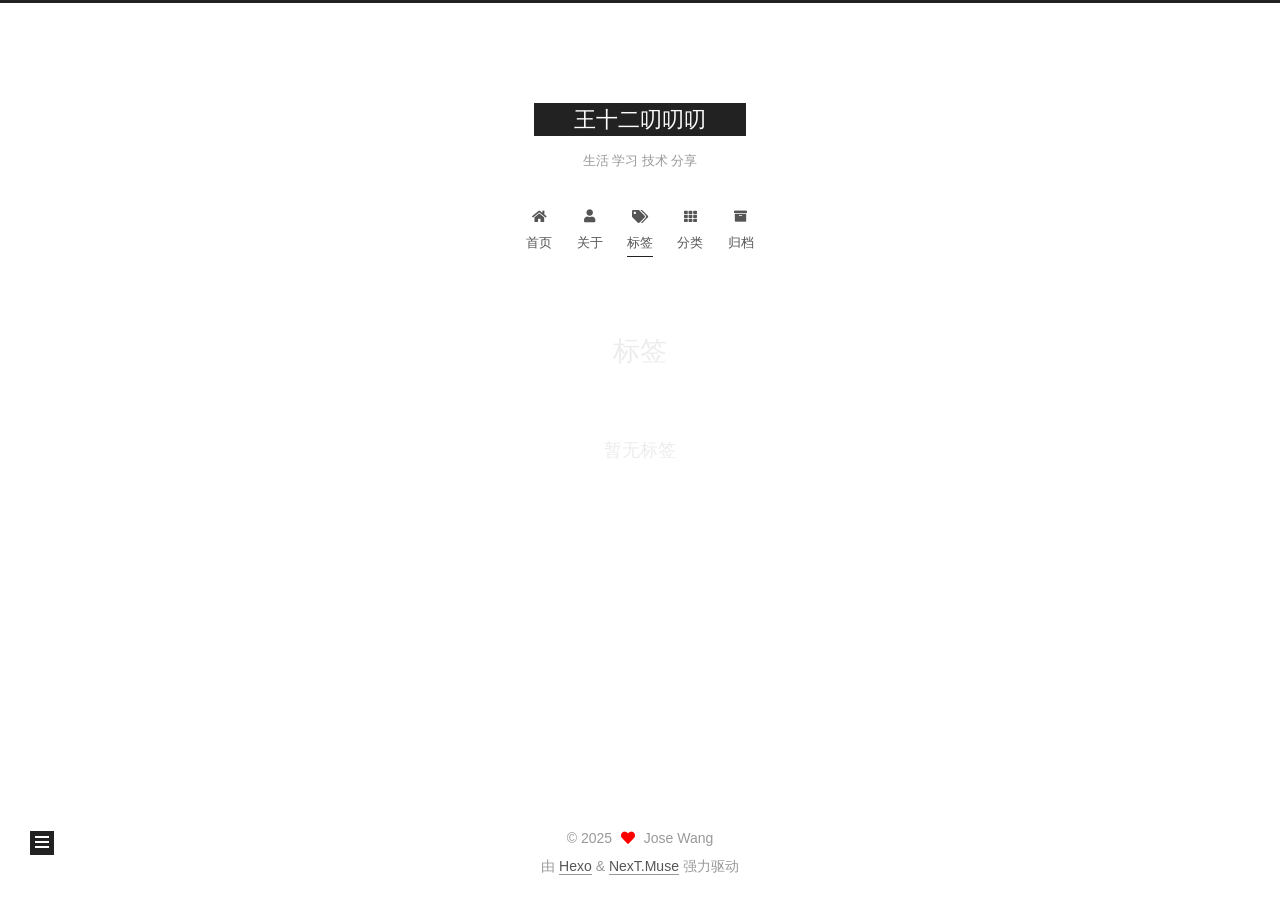
<file: tags/index.html>
<!DOCTYPE html>
<html lang="zh-CN">
<head>
  <meta charset="UTF-8">
<meta name="viewport" content="width=device-width, initial-scale=1, maximum-scale=2">
<meta name="theme-color" content="#222">
<meta name="generator" content="Hexo 8.1.1">
  <link rel="apple-touch-icon" sizes="180x180" href="/images/apple-touch-icon-next.png">
  <link rel="icon" type="image/png" sizes="32x32" href="/images/favicon-32x32-next.png">
  <link rel="icon" type="image/png" sizes="16x16" href="/images/favicon-16x16-next.png">
  <link rel="mask-icon" href="/images/logo.svg" color="#222">

<link rel="stylesheet" href="/css/main.css">


<link rel="stylesheet" href="/lib/font-awesome/css/all.min.css">

<script id="hexo-configurations">
    var NexT = window.NexT || {};
    var CONFIG = {"hostname":"wtao1120.github.io","root":"/","scheme":"Muse","version":"7.8.0","exturl":false,"sidebar":{"position":"left","display":"post","padding":18,"offset":12,"onmobile":false},"copycode":{"enable":false,"show_result":false,"style":null},"back2top":{"enable":true,"sidebar":false,"scrollpercent":false},"bookmark":{"enable":false,"color":"#222","save":"auto"},"fancybox":false,"mediumzoom":false,"lazyload":false,"pangu":false,"comments":{"style":"tabs","active":null,"storage":true,"lazyload":false,"nav":null},"algolia":{"hits":{"per_page":10},"labels":{"input_placeholder":"Search for Posts","hits_empty":"We didn't find any results for the search: ${query}","hits_stats":"${hits} results found in ${time} ms"}},"localsearch":{"enable":false,"trigger":"auto","top_n_per_article":1,"unescape":false,"preload":false},"motion":{"enable":true,"async":false,"transition":{"post_block":"fadeIn","post_header":"slideDownIn","post_body":"slideDownIn","coll_header":"slideLeftIn","sidebar":"slideUpIn"}}};
  </script>

  <meta property="og:type" content="website">
<meta property="og:title" content="标签">
<meta property="og:url" content="https://wtao1120.github.io/tags/index.html">
<meta property="og:site_name" content="王十二叨叨叨">
<meta property="og:locale" content="zh_CN">
<meta property="article:published_time" content="2025-11-19T11:51:41.000Z">
<meta property="article:modified_time" content="2025-11-20T13:14:11.762Z">
<meta property="article:author" content="Jose Wang">
<meta name="twitter:card" content="summary">

<link rel="canonical" href="https://wtao1120.github.io/tags/">


<script id="page-configurations">
  // https://hexo.io/docs/variables.html
  CONFIG.page = {
    sidebar: "",
    isHome : false,
    isPost : false,
    lang   : 'zh-CN'
  };
</script>

  <title>标签 | 王十二叨叨叨
</title>
  






  <noscript>
  <style>
  .use-motion .brand,
  .use-motion .menu-item,
  .sidebar-inner,
  .use-motion .post-block,
  .use-motion .pagination,
  .use-motion .comments,
  .use-motion .post-header,
  .use-motion .post-body,
  .use-motion .collection-header { opacity: initial; }

  .use-motion .site-title,
  .use-motion .site-subtitle {
    opacity: initial;
    top: initial;
  }

  .use-motion .logo-line-before i { left: initial; }
  .use-motion .logo-line-after i { right: initial; }
  </style>
</noscript>

</head>

<body itemscope itemtype="http://schema.org/WebPage">
  <div class="container use-motion">
    <div class="headband"></div>

    <header class="header" itemscope itemtype="http://schema.org/WPHeader">
      <div class="header-inner"><div class="site-brand-container">
  <div class="site-nav-toggle">
    <div class="toggle" aria-label="切换导航栏">
      <span class="toggle-line toggle-line-first"></span>
      <span class="toggle-line toggle-line-middle"></span>
      <span class="toggle-line toggle-line-last"></span>
    </div>
  </div>

  <div class="site-meta">

    <a href="/" class="brand" rel="start">
      <span class="logo-line-before"><i></i></span>
      <h1 class="site-title">王十二叨叨叨</h1>
      <span class="logo-line-after"><i></i></span>
    </a>
      <p class="site-subtitle" itemprop="description">生活 学习 技术 分享</p>
  </div>

  <div class="site-nav-right">
    <div class="toggle popup-trigger">
    </div>
  </div>
</div>




<nav class="site-nav">
  <ul id="menu" class="main-menu menu">
        <li class="menu-item menu-item-home">

    <a href="/" rel="section"><i class="fa fa-home fa-fw"></i>首页</a>

  </li>
        <li class="menu-item menu-item-about">

    <a href="/about/" rel="section"><i class="fa fa-user fa-fw"></i>关于</a>

  </li>
        <li class="menu-item menu-item-tags">

    <a href="/tags/" rel="section"><i class="fa fa-tags fa-fw"></i>标签</a>

  </li>
        <li class="menu-item menu-item-categories">

    <a href="/categories/" rel="section"><i class="fa fa-th fa-fw"></i>分类</a>

  </li>
        <li class="menu-item menu-item-archives">

    <a href="/archives/" rel="section"><i class="fa fa-archive fa-fw"></i>归档</a>

  </li>
  </ul>
</nav>




</div>
    </header>

    
  <div class="back-to-top">
    <i class="fa fa-arrow-up"></i>
    <span>0%</span>
  </div>


    <main class="main">
      <div class="main-inner">
        <div class="content-wrap">
          
  
  

          <div class="content page posts-expand">
            

    
    
    
    <div class="post-block" lang="zh-CN">
      <header class="post-header">

<h1 class="post-title" itemprop="name headline">标签
</h1>

<div class="post-meta">
  

</div>

</header>

      
      
      
      <div class="post-body">
          <div class="tag-cloud">
            <div class="tag-cloud-title">
              暂无标签
            </div>
            <div class="tag-cloud-tags">
              
            </div>
          </div>
        
      </div>
      
      
      
    </div>
    

    
    
    


          </div>
          

<script>
  window.addEventListener('tabs:register', () => {
    let { activeClass } = CONFIG.comments;
    if (CONFIG.comments.storage) {
      activeClass = localStorage.getItem('comments_active') || activeClass;
    }
    if (activeClass) {
      let activeTab = document.querySelector(`a[href="#comment-${activeClass}"]`);
      if (activeTab) {
        activeTab.click();
      }
    }
  });
  if (CONFIG.comments.storage) {
    window.addEventListener('tabs:click', event => {
      if (!event.target.matches('.tabs-comment .tab-content .tab-pane')) return;
      let commentClass = event.target.classList[1];
      localStorage.setItem('comments_active', commentClass);
    });
  }
</script>

        </div>
          
  
  <div class="toggle sidebar-toggle">
    <span class="toggle-line toggle-line-first"></span>
    <span class="toggle-line toggle-line-middle"></span>
    <span class="toggle-line toggle-line-last"></span>
  </div>

  <aside class="sidebar">
    <div class="sidebar-inner">

      <ul class="sidebar-nav motion-element">
        <li class="sidebar-nav-toc">
          文章目录
        </li>
        <li class="sidebar-nav-overview">
          站点概览
        </li>
      </ul>

      <!--noindex-->
      <div class="post-toc-wrap sidebar-panel">
      </div>
      <!--/noindex-->

      <div class="site-overview-wrap sidebar-panel">
        <div class="site-author motion-element" itemprop="author" itemscope itemtype="http://schema.org/Person">
  <p class="site-author-name" itemprop="name">Jose Wang</p>
  <div class="site-description" itemprop="description"></div>
</div>
<div class="site-state-wrap motion-element">
  <nav class="site-state">
      <div class="site-state-item site-state-posts">
          <a href="/archives/">
        
          <span class="site-state-item-count">1</span>
          <span class="site-state-item-name">日志</span>
        </a>
      </div>
  </nav>
</div>



      </div>

    </div>
  </aside>
  <div id="sidebar-dimmer"></div>


      </div>
    </main>

    <footer class="footer">
      <div class="footer-inner">
        

        

<div class="copyright">
  
  &copy; 
  <span itemprop="copyrightYear">2025</span>
  <span class="with-love">
    <i class="fa fa-heart"></i>
  </span>
  <span class="author" itemprop="copyrightHolder">Jose Wang</span>
</div>
  <div class="powered-by">由 <a href="https://hexo.io/" class="theme-link" rel="noopener" target="_blank">Hexo</a> & <a href="https://muse.theme-next.org/" class="theme-link" rel="noopener" target="_blank">NexT.Muse</a> 强力驱动
  </div>

        








      </div>
    </footer>
  </div>

  
  <script src="/lib/anime.min.js"></script>
  <script src="/lib/velocity/velocity.min.js"></script>
  <script src="/lib/velocity/velocity.ui.min.js"></script>

<script src="/js/utils.js"></script>

<script src="/js/motion.js"></script>


<script src="/js/schemes/muse.js"></script>


<script src="/js/next-boot.js"></script>




  















  

  

</body>
</html>
</file>
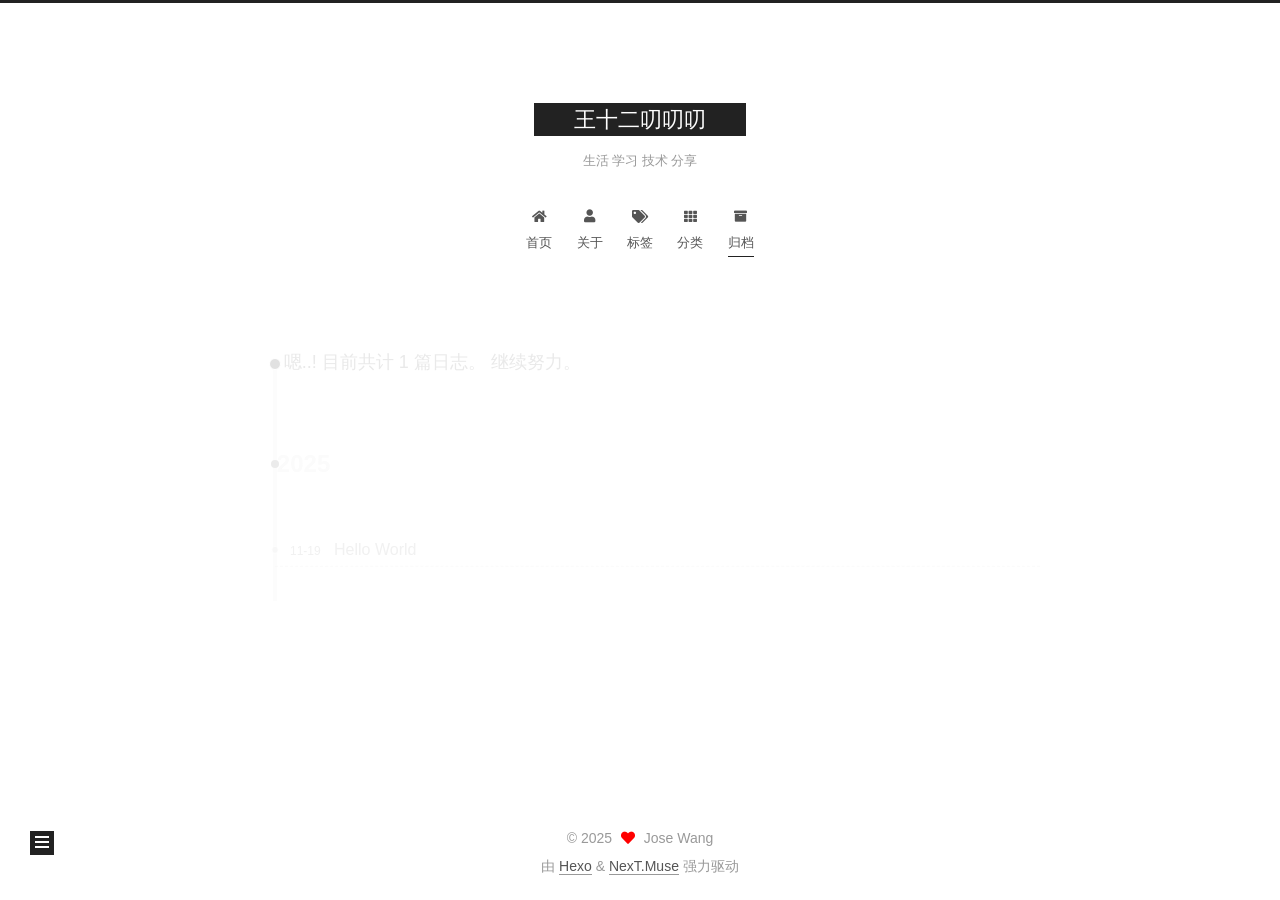
<file: archives/2025/index.html>
<!DOCTYPE html>
<html lang="zh-CN">
<head>
  <meta charset="UTF-8">
<meta name="viewport" content="width=device-width, initial-scale=1, maximum-scale=2">
<meta name="theme-color" content="#222">
<meta name="generator" content="Hexo 8.1.1">
  <link rel="apple-touch-icon" sizes="180x180" href="/images/apple-touch-icon-next.png">
  <link rel="icon" type="image/png" sizes="32x32" href="/images/favicon-32x32-next.png">
  <link rel="icon" type="image/png" sizes="16x16" href="/images/favicon-16x16-next.png">
  <link rel="mask-icon" href="/images/logo.svg" color="#222">

<link rel="stylesheet" href="/css/main.css">


<link rel="stylesheet" href="/lib/font-awesome/css/all.min.css">

<script id="hexo-configurations">
    var NexT = window.NexT || {};
    var CONFIG = {"hostname":"wtao1120.github.io","root":"/","scheme":"Muse","version":"7.8.0","exturl":false,"sidebar":{"position":"left","display":"post","padding":18,"offset":12,"onmobile":false},"copycode":{"enable":false,"show_result":false,"style":null},"back2top":{"enable":true,"sidebar":false,"scrollpercent":false},"bookmark":{"enable":false,"color":"#222","save":"auto"},"fancybox":false,"mediumzoom":false,"lazyload":false,"pangu":false,"comments":{"style":"tabs","active":null,"storage":true,"lazyload":false,"nav":null},"algolia":{"hits":{"per_page":10},"labels":{"input_placeholder":"Search for Posts","hits_empty":"We didn't find any results for the search: ${query}","hits_stats":"${hits} results found in ${time} ms"}},"localsearch":{"enable":false,"trigger":"auto","top_n_per_article":1,"unescape":false,"preload":false},"motion":{"enable":true,"async":false,"transition":{"post_block":"fadeIn","post_header":"slideDownIn","post_body":"slideDownIn","coll_header":"slideLeftIn","sidebar":"slideUpIn"}}};
  </script>

  <meta property="og:type" content="website">
<meta property="og:title" content="王十二叨叨叨">
<meta property="og:url" content="https://wtao1120.github.io/archives/2025/index.html">
<meta property="og:site_name" content="王十二叨叨叨">
<meta property="og:locale" content="zh_CN">
<meta property="article:author" content="Jose Wang">
<meta name="twitter:card" content="summary">

<link rel="canonical" href="https://wtao1120.github.io/archives/2025/">


<script id="page-configurations">
  // https://hexo.io/docs/variables.html
  CONFIG.page = {
    sidebar: "",
    isHome : false,
    isPost : false,
    lang   : 'zh-CN'
  };
</script>

  <title>归档 | 王十二叨叨叨</title>
  






  <noscript>
  <style>
  .use-motion .brand,
  .use-motion .menu-item,
  .sidebar-inner,
  .use-motion .post-block,
  .use-motion .pagination,
  .use-motion .comments,
  .use-motion .post-header,
  .use-motion .post-body,
  .use-motion .collection-header { opacity: initial; }

  .use-motion .site-title,
  .use-motion .site-subtitle {
    opacity: initial;
    top: initial;
  }

  .use-motion .logo-line-before i { left: initial; }
  .use-motion .logo-line-after i { right: initial; }
  </style>
</noscript>

</head>

<body itemscope itemtype="http://schema.org/WebPage">
  <div class="container use-motion">
    <div class="headband"></div>

    <header class="header" itemscope itemtype="http://schema.org/WPHeader">
      <div class="header-inner"><div class="site-brand-container">
  <div class="site-nav-toggle">
    <div class="toggle" aria-label="切换导航栏">
      <span class="toggle-line toggle-line-first"></span>
      <span class="toggle-line toggle-line-middle"></span>
      <span class="toggle-line toggle-line-last"></span>
    </div>
  </div>

  <div class="site-meta">

    <a href="/" class="brand" rel="start">
      <span class="logo-line-before"><i></i></span>
      <h1 class="site-title">王十二叨叨叨</h1>
      <span class="logo-line-after"><i></i></span>
    </a>
      <p class="site-subtitle" itemprop="description">生活 学习 技术 分享</p>
  </div>

  <div class="site-nav-right">
    <div class="toggle popup-trigger">
    </div>
  </div>
</div>




<nav class="site-nav">
  <ul id="menu" class="main-menu menu">
        <li class="menu-item menu-item-home">

    <a href="/" rel="section"><i class="fa fa-home fa-fw"></i>首页</a>

  </li>
        <li class="menu-item menu-item-about">

    <a href="/about/" rel="section"><i class="fa fa-user fa-fw"></i>关于</a>

  </li>
        <li class="menu-item menu-item-tags">

    <a href="/tags/" rel="section"><i class="fa fa-tags fa-fw"></i>标签</a>

  </li>
        <li class="menu-item menu-item-categories">

    <a href="/categories/" rel="section"><i class="fa fa-th fa-fw"></i>分类</a>

  </li>
        <li class="menu-item menu-item-archives">

    <a href="/archives/" rel="section"><i class="fa fa-archive fa-fw"></i>归档</a>

  </li>
  </ul>
</nav>




</div>
    </header>

    
  <div class="back-to-top">
    <i class="fa fa-arrow-up"></i>
    <span>0%</span>
  </div>


    <main class="main">
      <div class="main-inner">
        <div class="content-wrap">
          

          <div class="content archive">
            

  
  
  
  <div class="post-block">
    <div class="posts-collapse">
      <div class="collection-title">
        <span class="collection-header">嗯..! 目前共计 1 篇日志。 继续努力。</span>
      </div>

      
    <div class="collection-year">
      <span class="collection-header">2025</span>
    </div>

  <article itemscope itemtype="http://schema.org/Article">
    <header class="post-header">

      <div class="post-meta">
        <time itemprop="dateCreated"
              datetime="2025-11-19T21:08:19+08:00"
              content="2025-11-19">
          11-19
        </time>
      </div>

      <div class="post-title">
          <a class="post-title-link" href="/2025/11/19/Hello-World/" itemprop="url">
            <span itemprop="name">Hello World</span>
          </a>
      </div>

    </header>
  </article>


    </div>
  </div>
  
  
  

  



          </div>
          

<script>
  window.addEventListener('tabs:register', () => {
    let { activeClass } = CONFIG.comments;
    if (CONFIG.comments.storage) {
      activeClass = localStorage.getItem('comments_active') || activeClass;
    }
    if (activeClass) {
      let activeTab = document.querySelector(`a[href="#comment-${activeClass}"]`);
      if (activeTab) {
        activeTab.click();
      }
    }
  });
  if (CONFIG.comments.storage) {
    window.addEventListener('tabs:click', event => {
      if (!event.target.matches('.tabs-comment .tab-content .tab-pane')) return;
      let commentClass = event.target.classList[1];
      localStorage.setItem('comments_active', commentClass);
    });
  }
</script>

        </div>
          
  
  <div class="toggle sidebar-toggle">
    <span class="toggle-line toggle-line-first"></span>
    <span class="toggle-line toggle-line-middle"></span>
    <span class="toggle-line toggle-line-last"></span>
  </div>

  <aside class="sidebar">
    <div class="sidebar-inner">

      <ul class="sidebar-nav motion-element">
        <li class="sidebar-nav-toc">
          文章目录
        </li>
        <li class="sidebar-nav-overview">
          站点概览
        </li>
      </ul>

      <!--noindex-->
      <div class="post-toc-wrap sidebar-panel">
      </div>
      <!--/noindex-->

      <div class="site-overview-wrap sidebar-panel">
        <div class="site-author motion-element" itemprop="author" itemscope itemtype="http://schema.org/Person">
  <p class="site-author-name" itemprop="name">Jose Wang</p>
  <div class="site-description" itemprop="description"></div>
</div>
<div class="site-state-wrap motion-element">
  <nav class="site-state">
      <div class="site-state-item site-state-posts">
          <a href="/archives/">
        
          <span class="site-state-item-count">1</span>
          <span class="site-state-item-name">日志</span>
        </a>
      </div>
  </nav>
</div>



      </div>

    </div>
  </aside>
  <div id="sidebar-dimmer"></div>


      </div>
    </main>

    <footer class="footer">
      <div class="footer-inner">
        

        

<div class="copyright">
  
  &copy; 
  <span itemprop="copyrightYear">2025</span>
  <span class="with-love">
    <i class="fa fa-heart"></i>
  </span>
  <span class="author" itemprop="copyrightHolder">Jose Wang</span>
</div>
  <div class="powered-by">由 <a href="https://hexo.io/" class="theme-link" rel="noopener" target="_blank">Hexo</a> & <a href="https://muse.theme-next.org/" class="theme-link" rel="noopener" target="_blank">NexT.Muse</a> 强力驱动
  </div>

        








      </div>
    </footer>
  </div>

  
  <script src="/lib/anime.min.js"></script>
  <script src="/lib/velocity/velocity.min.js"></script>
  <script src="/lib/velocity/velocity.ui.min.js"></script>

<script src="/js/utils.js"></script>

<script src="/js/motion.js"></script>


<script src="/js/schemes/muse.js"></script>


<script src="/js/next-boot.js"></script>




  















  

  

</body>
</html>
</file>
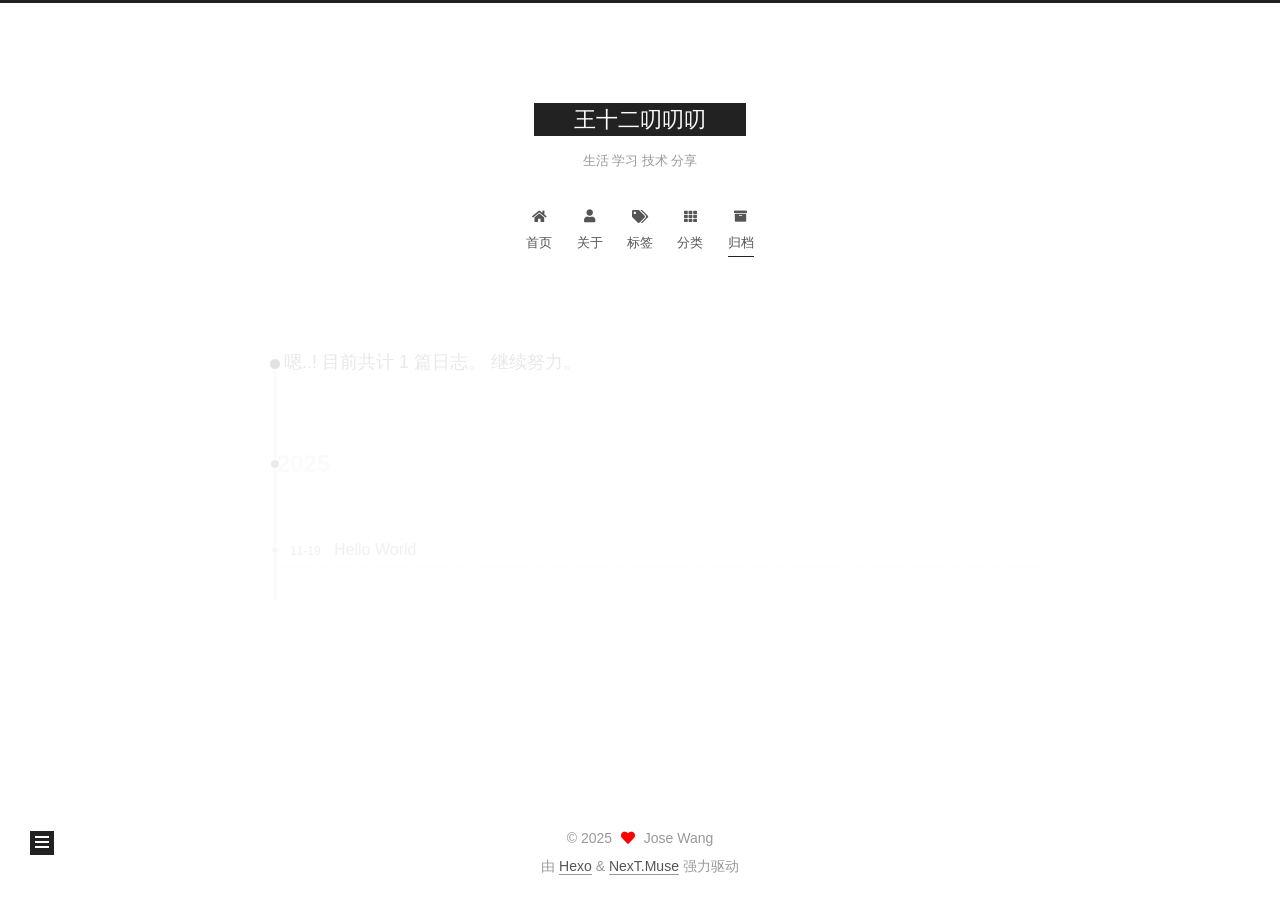
<file: archives/2025/11/index.html>
<!DOCTYPE html>
<html lang="zh-CN">
<head>
  <meta charset="UTF-8">
<meta name="viewport" content="width=device-width, initial-scale=1, maximum-scale=2">
<meta name="theme-color" content="#222">
<meta name="generator" content="Hexo 8.1.1">
  <link rel="apple-touch-icon" sizes="180x180" href="/images/apple-touch-icon-next.png">
  <link rel="icon" type="image/png" sizes="32x32" href="/images/favicon-32x32-next.png">
  <link rel="icon" type="image/png" sizes="16x16" href="/images/favicon-16x16-next.png">
  <link rel="mask-icon" href="/images/logo.svg" color="#222">

<link rel="stylesheet" href="/css/main.css">


<link rel="stylesheet" href="/lib/font-awesome/css/all.min.css">

<script id="hexo-configurations">
    var NexT = window.NexT || {};
    var CONFIG = {"hostname":"wtao1120.github.io","root":"/","scheme":"Muse","version":"7.8.0","exturl":false,"sidebar":{"position":"left","display":"post","padding":18,"offset":12,"onmobile":false},"copycode":{"enable":false,"show_result":false,"style":null},"back2top":{"enable":true,"sidebar":false,"scrollpercent":false},"bookmark":{"enable":false,"color":"#222","save":"auto"},"fancybox":false,"mediumzoom":false,"lazyload":false,"pangu":false,"comments":{"style":"tabs","active":null,"storage":true,"lazyload":false,"nav":null},"algolia":{"hits":{"per_page":10},"labels":{"input_placeholder":"Search for Posts","hits_empty":"We didn't find any results for the search: ${query}","hits_stats":"${hits} results found in ${time} ms"}},"localsearch":{"enable":false,"trigger":"auto","top_n_per_article":1,"unescape":false,"preload":false},"motion":{"enable":true,"async":false,"transition":{"post_block":"fadeIn","post_header":"slideDownIn","post_body":"slideDownIn","coll_header":"slideLeftIn","sidebar":"slideUpIn"}}};
  </script>

  <meta property="og:type" content="website">
<meta property="og:title" content="王十二叨叨叨">
<meta property="og:url" content="https://wtao1120.github.io/archives/2025/11/index.html">
<meta property="og:site_name" content="王十二叨叨叨">
<meta property="og:locale" content="zh_CN">
<meta property="article:author" content="Jose Wang">
<meta name="twitter:card" content="summary">

<link rel="canonical" href="https://wtao1120.github.io/archives/2025/11/">


<script id="page-configurations">
  // https://hexo.io/docs/variables.html
  CONFIG.page = {
    sidebar: "",
    isHome : false,
    isPost : false,
    lang   : 'zh-CN'
  };
</script>

  <title>归档 | 王十二叨叨叨</title>
  






  <noscript>
  <style>
  .use-motion .brand,
  .use-motion .menu-item,
  .sidebar-inner,
  .use-motion .post-block,
  .use-motion .pagination,
  .use-motion .comments,
  .use-motion .post-header,
  .use-motion .post-body,
  .use-motion .collection-header { opacity: initial; }

  .use-motion .site-title,
  .use-motion .site-subtitle {
    opacity: initial;
    top: initial;
  }

  .use-motion .logo-line-before i { left: initial; }
  .use-motion .logo-line-after i { right: initial; }
  </style>
</noscript>

</head>

<body itemscope itemtype="http://schema.org/WebPage">
  <div class="container use-motion">
    <div class="headband"></div>

    <header class="header" itemscope itemtype="http://schema.org/WPHeader">
      <div class="header-inner"><div class="site-brand-container">
  <div class="site-nav-toggle">
    <div class="toggle" aria-label="切换导航栏">
      <span class="toggle-line toggle-line-first"></span>
      <span class="toggle-line toggle-line-middle"></span>
      <span class="toggle-line toggle-line-last"></span>
    </div>
  </div>

  <div class="site-meta">

    <a href="/" class="brand" rel="start">
      <span class="logo-line-before"><i></i></span>
      <h1 class="site-title">王十二叨叨叨</h1>
      <span class="logo-line-after"><i></i></span>
    </a>
      <p class="site-subtitle" itemprop="description">生活 学习 技术 分享</p>
  </div>

  <div class="site-nav-right">
    <div class="toggle popup-trigger">
    </div>
  </div>
</div>




<nav class="site-nav">
  <ul id="menu" class="main-menu menu">
        <li class="menu-item menu-item-home">

    <a href="/" rel="section"><i class="fa fa-home fa-fw"></i>首页</a>

  </li>
        <li class="menu-item menu-item-about">

    <a href="/about/" rel="section"><i class="fa fa-user fa-fw"></i>关于</a>

  </li>
        <li class="menu-item menu-item-tags">

    <a href="/tags/" rel="section"><i class="fa fa-tags fa-fw"></i>标签</a>

  </li>
        <li class="menu-item menu-item-categories">

    <a href="/categories/" rel="section"><i class="fa fa-th fa-fw"></i>分类</a>

  </li>
        <li class="menu-item menu-item-archives">

    <a href="/archives/" rel="section"><i class="fa fa-archive fa-fw"></i>归档</a>

  </li>
  </ul>
</nav>




</div>
    </header>

    
  <div class="back-to-top">
    <i class="fa fa-arrow-up"></i>
    <span>0%</span>
  </div>


    <main class="main">
      <div class="main-inner">
        <div class="content-wrap">
          

          <div class="content archive">
            

  
  
  
  <div class="post-block">
    <div class="posts-collapse">
      <div class="collection-title">
        <span class="collection-header">嗯..! 目前共计 1 篇日志。 继续努力。</span>
      </div>

      
    <div class="collection-year">
      <span class="collection-header">2025</span>
    </div>

  <article itemscope itemtype="http://schema.org/Article">
    <header class="post-header">

      <div class="post-meta">
        <time itemprop="dateCreated"
              datetime="2025-11-19T21:08:19+08:00"
              content="2025-11-19">
          11-19
        </time>
      </div>

      <div class="post-title">
          <a class="post-title-link" href="/2025/11/19/Hello-World/" itemprop="url">
            <span itemprop="name">Hello World</span>
          </a>
      </div>

    </header>
  </article>


    </div>
  </div>
  
  
  

  



          </div>
          

<script>
  window.addEventListener('tabs:register', () => {
    let { activeClass } = CONFIG.comments;
    if (CONFIG.comments.storage) {
      activeClass = localStorage.getItem('comments_active') || activeClass;
    }
    if (activeClass) {
      let activeTab = document.querySelector(`a[href="#comment-${activeClass}"]`);
      if (activeTab) {
        activeTab.click();
      }
    }
  });
  if (CONFIG.comments.storage) {
    window.addEventListener('tabs:click', event => {
      if (!event.target.matches('.tabs-comment .tab-content .tab-pane')) return;
      let commentClass = event.target.classList[1];
      localStorage.setItem('comments_active', commentClass);
    });
  }
</script>

        </div>
          
  
  <div class="toggle sidebar-toggle">
    <span class="toggle-line toggle-line-first"></span>
    <span class="toggle-line toggle-line-middle"></span>
    <span class="toggle-line toggle-line-last"></span>
  </div>

  <aside class="sidebar">
    <div class="sidebar-inner">

      <ul class="sidebar-nav motion-element">
        <li class="sidebar-nav-toc">
          文章目录
        </li>
        <li class="sidebar-nav-overview">
          站点概览
        </li>
      </ul>

      <!--noindex-->
      <div class="post-toc-wrap sidebar-panel">
      </div>
      <!--/noindex-->

      <div class="site-overview-wrap sidebar-panel">
        <div class="site-author motion-element" itemprop="author" itemscope itemtype="http://schema.org/Person">
  <p class="site-author-name" itemprop="name">Jose Wang</p>
  <div class="site-description" itemprop="description"></div>
</div>
<div class="site-state-wrap motion-element">
  <nav class="site-state">
      <div class="site-state-item site-state-posts">
          <a href="/archives/">
        
          <span class="site-state-item-count">1</span>
          <span class="site-state-item-name">日志</span>
        </a>
      </div>
  </nav>
</div>



      </div>

    </div>
  </aside>
  <div id="sidebar-dimmer"></div>


      </div>
    </main>

    <footer class="footer">
      <div class="footer-inner">
        

        

<div class="copyright">
  
  &copy; 
  <span itemprop="copyrightYear">2025</span>
  <span class="with-love">
    <i class="fa fa-heart"></i>
  </span>
  <span class="author" itemprop="copyrightHolder">Jose Wang</span>
</div>
  <div class="powered-by">由 <a href="https://hexo.io/" class="theme-link" rel="noopener" target="_blank">Hexo</a> & <a href="https://muse.theme-next.org/" class="theme-link" rel="noopener" target="_blank">NexT.Muse</a> 强力驱动
  </div>

        








      </div>
    </footer>
  </div>

  
  <script src="/lib/anime.min.js"></script>
  <script src="/lib/velocity/velocity.min.js"></script>
  <script src="/lib/velocity/velocity.ui.min.js"></script>

<script src="/js/utils.js"></script>

<script src="/js/motion.js"></script>


<script src="/js/schemes/muse.js"></script>


<script src="/js/next-boot.js"></script>




  















  

  

</body>
</html>
</file>
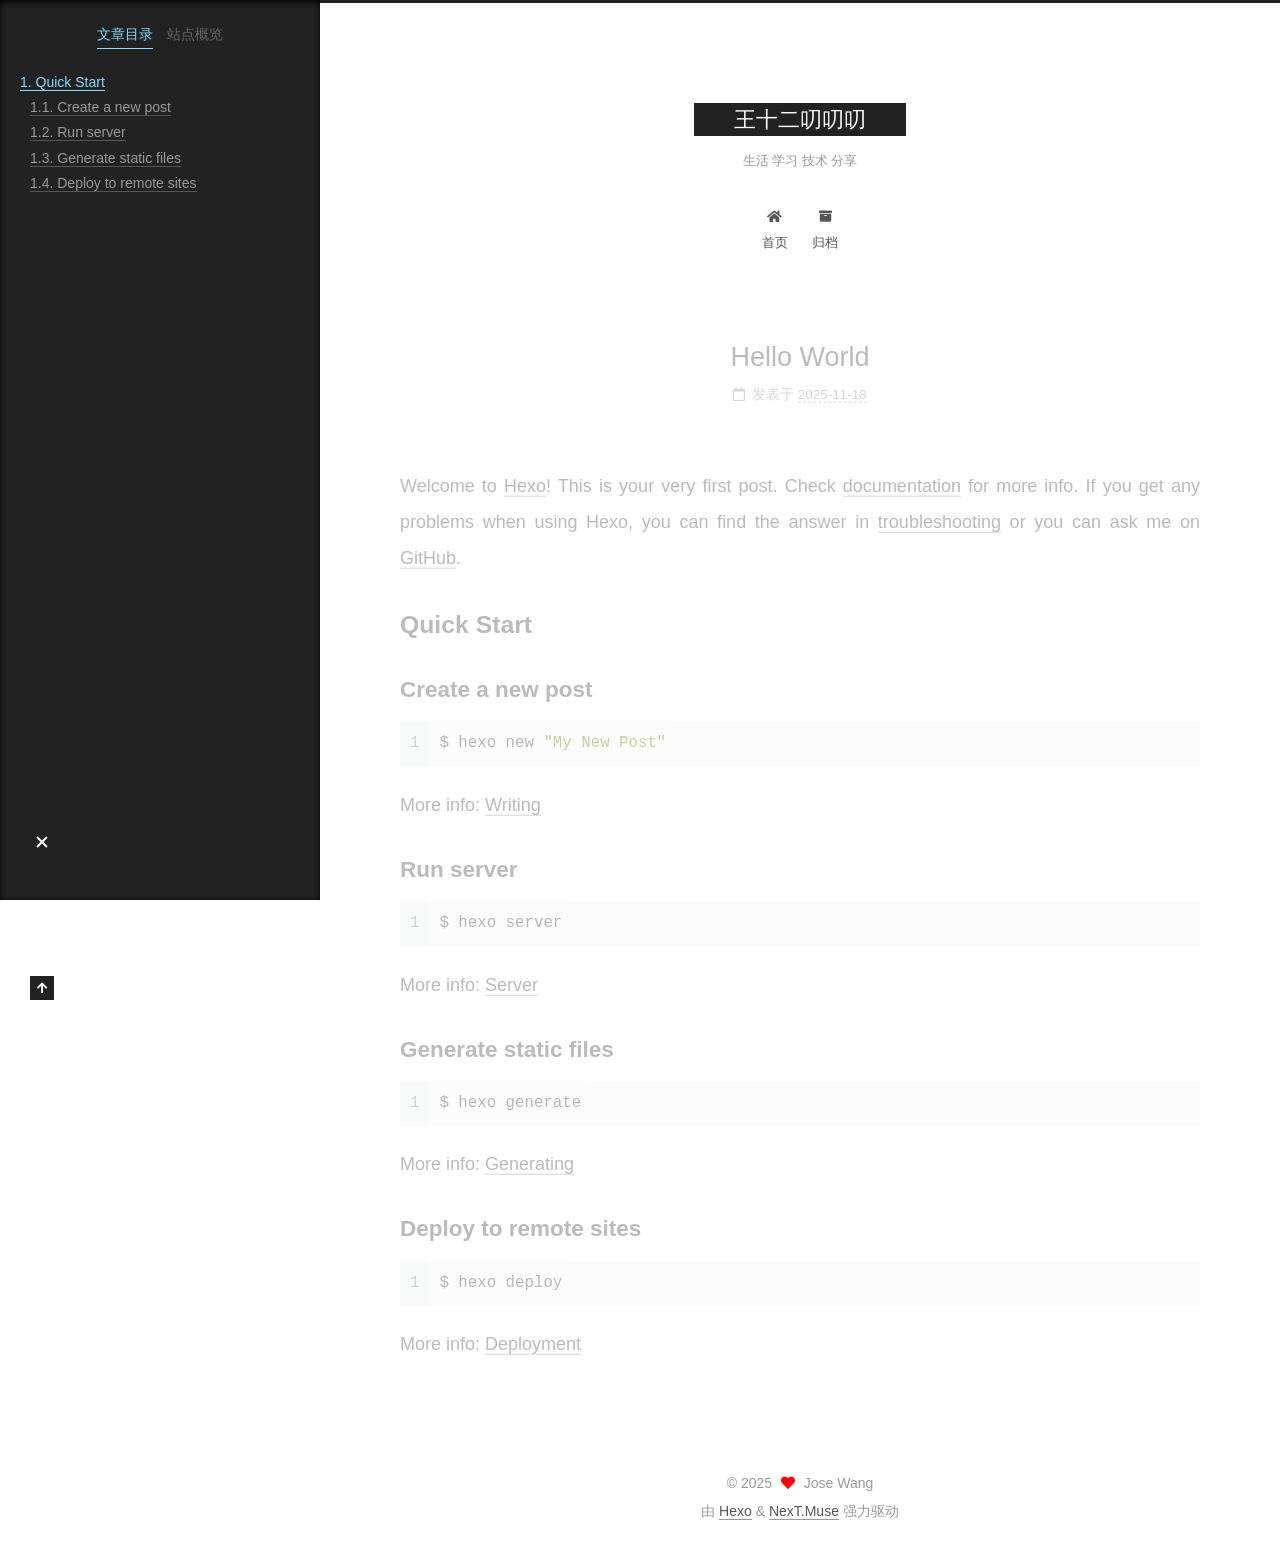
<file: 2025/11/18/hello-world/index.html>
<!DOCTYPE html>
<html lang="zh-CN">
<head>
  <meta charset="UTF-8">
<meta name="viewport" content="width=device-width, initial-scale=1, maximum-scale=2">
<meta name="theme-color" content="#222">
<meta name="generator" content="Hexo 8.1.1">
  <link rel="apple-touch-icon" sizes="180x180" href="/images/apple-touch-icon-next.png">
  <link rel="icon" type="image/png" sizes="32x32" href="/images/favicon-32x32-next.png">
  <link rel="icon" type="image/png" sizes="16x16" href="/images/favicon-16x16-next.png">
  <link rel="mask-icon" href="/images/logo.svg" color="#222">

<link rel="stylesheet" href="/css/main.css">


<link rel="stylesheet" href="/lib/font-awesome/css/all.min.css">

<script id="hexo-configurations">
    var NexT = window.NexT || {};
    var CONFIG = {"hostname":"wtao1120.github.io","root":"/","scheme":"Muse","version":"7.8.0","exturl":false,"sidebar":{"position":"left","display":"post","padding":18,"offset":12,"onmobile":false},"copycode":{"enable":false,"show_result":false,"style":null},"back2top":{"enable":true,"sidebar":false,"scrollpercent":false},"bookmark":{"enable":false,"color":"#222","save":"auto"},"fancybox":false,"mediumzoom":false,"lazyload":false,"pangu":false,"comments":{"style":"tabs","active":null,"storage":true,"lazyload":false,"nav":null},"algolia":{"hits":{"per_page":10},"labels":{"input_placeholder":"Search for Posts","hits_empty":"We didn't find any results for the search: ${query}","hits_stats":"${hits} results found in ${time} ms"}},"localsearch":{"enable":false,"trigger":"auto","top_n_per_article":1,"unescape":false,"preload":false},"motion":{"enable":true,"async":false,"transition":{"post_block":"fadeIn","post_header":"slideDownIn","post_body":"slideDownIn","coll_header":"slideLeftIn","sidebar":"slideUpIn"}}};
  </script>

  <meta name="description" content="Welcome to Hexo! This is your very first post. Check documentation for more info. If you get any problems when using Hexo, you can find the answer in troubleshooting or you can ask me on GitHub. Quick">
<meta property="og:type" content="article">
<meta property="og:title" content="Hello World">
<meta property="og:url" content="https://wtao1120.github.io/2025/11/18/hello-world/index.html">
<meta property="og:site_name" content="王十二叨叨叨">
<meta property="og:description" content="Welcome to Hexo! This is your very first post. Check documentation for more info. If you get any problems when using Hexo, you can find the answer in troubleshooting or you can ask me on GitHub. Quick">
<meta property="og:locale" content="zh_CN">
<meta property="article:published_time" content="2025-11-18T12:57:32.685Z">
<meta property="article:modified_time" content="2025-11-18T12:57:32.685Z">
<meta property="article:author" content="Jose Wang">
<meta name="twitter:card" content="summary">

<link rel="canonical" href="https://wtao1120.github.io/2025/11/18/hello-world/">


<script id="page-configurations">
  // https://hexo.io/docs/variables.html
  CONFIG.page = {
    sidebar: "",
    isHome : false,
    isPost : true,
    lang   : 'zh-CN'
  };
</script>

  <title>Hello World | 王十二叨叨叨</title>
  






  <noscript>
  <style>
  .use-motion .brand,
  .use-motion .menu-item,
  .sidebar-inner,
  .use-motion .post-block,
  .use-motion .pagination,
  .use-motion .comments,
  .use-motion .post-header,
  .use-motion .post-body,
  .use-motion .collection-header { opacity: initial; }

  .use-motion .site-title,
  .use-motion .site-subtitle {
    opacity: initial;
    top: initial;
  }

  .use-motion .logo-line-before i { left: initial; }
  .use-motion .logo-line-after i { right: initial; }
  </style>
</noscript>

</head>

<body itemscope itemtype="http://schema.org/WebPage">
  <div class="container use-motion">
    <div class="headband"></div>

    <header class="header" itemscope itemtype="http://schema.org/WPHeader">
      <div class="header-inner"><div class="site-brand-container">
  <div class="site-nav-toggle">
    <div class="toggle" aria-label="切换导航栏">
      <span class="toggle-line toggle-line-first"></span>
      <span class="toggle-line toggle-line-middle"></span>
      <span class="toggle-line toggle-line-last"></span>
    </div>
  </div>

  <div class="site-meta">

    <a href="/" class="brand" rel="start">
      <span class="logo-line-before"><i></i></span>
      <h1 class="site-title">王十二叨叨叨</h1>
      <span class="logo-line-after"><i></i></span>
    </a>
      <p class="site-subtitle" itemprop="description">生活 学习 技术 分享</p>
  </div>

  <div class="site-nav-right">
    <div class="toggle popup-trigger">
    </div>
  </div>
</div>




<nav class="site-nav">
  <ul id="menu" class="main-menu menu">
        <li class="menu-item menu-item-home">

    <a href="/" rel="section"><i class="fa fa-home fa-fw"></i>首页</a>

  </li>
        <li class="menu-item menu-item-archives">

    <a href="/archives/" rel="section"><i class="fa fa-archive fa-fw"></i>归档</a>

  </li>
  </ul>
</nav>




</div>
    </header>

    
  <div class="back-to-top">
    <i class="fa fa-arrow-up"></i>
    <span>0%</span>
  </div>


    <main class="main">
      <div class="main-inner">
        <div class="content-wrap">
          

          <div class="content post posts-expand">
            

    
  
  
  <article itemscope itemtype="http://schema.org/Article" class="post-block" lang="zh-CN">
    <link itemprop="mainEntityOfPage" href="https://wtao1120.github.io/2025/11/18/hello-world/">

    <span hidden itemprop="author" itemscope itemtype="http://schema.org/Person">
      <meta itemprop="image" content="/images/avatar.gif">
      <meta itemprop="name" content="Jose Wang">
      <meta itemprop="description" content="">
    </span>

    <span hidden itemprop="publisher" itemscope itemtype="http://schema.org/Organization">
      <meta itemprop="name" content="王十二叨叨叨">
    </span>
      <header class="post-header">
        <h1 class="post-title" itemprop="name headline">
          Hello World
        </h1>

        <div class="post-meta">
            <span class="post-meta-item">
              <span class="post-meta-item-icon">
                <i class="far fa-calendar"></i>
              </span>
              <span class="post-meta-item-text">发表于</span>

              <time title="创建时间：2025-11-18 20:57:32" itemprop="dateCreated datePublished" datetime="2025-11-18T20:57:32+08:00">2025-11-18</time>
            </span>

          

        </div>
      </header>

    
    
    
    <div class="post-body" itemprop="articleBody">

      
        <p>Welcome to <a target="_blank" rel="noopener" href="https://hexo.io/">Hexo</a>! This is your very first post. Check <a target="_blank" rel="noopener" href="https://hexo.io/docs/">documentation</a> for more info. If you get any problems when using Hexo, you can find the answer in <a target="_blank" rel="noopener" href="https://hexo.io/docs/troubleshooting.html">troubleshooting</a> or you can ask me on <a target="_blank" rel="noopener" href="https://github.com/hexojs/hexo/issues">GitHub</a>.</p>
<h2 id="Quick-Start"><a href="#Quick-Start" class="headerlink" title="Quick Start"></a>Quick Start</h2><h3 id="Create-a-new-post"><a href="#Create-a-new-post" class="headerlink" title="Create a new post"></a>Create a new post</h3><figure class="highlight bash"><table><tr><td class="gutter"><pre><span class="line">1</span><br></pre></td><td class="code"><pre><span class="line">$ hexo new <span class="string">&quot;My New Post&quot;</span></span><br></pre></td></tr></table></figure>

<p>More info: <a target="_blank" rel="noopener" href="https://hexo.io/docs/writing.html">Writing</a></p>
<h3 id="Run-server"><a href="#Run-server" class="headerlink" title="Run server"></a>Run server</h3><figure class="highlight bash"><table><tr><td class="gutter"><pre><span class="line">1</span><br></pre></td><td class="code"><pre><span class="line">$ hexo server</span><br></pre></td></tr></table></figure>

<p>More info: <a target="_blank" rel="noopener" href="https://hexo.io/docs/server.html">Server</a></p>
<h3 id="Generate-static-files"><a href="#Generate-static-files" class="headerlink" title="Generate static files"></a>Generate static files</h3><figure class="highlight bash"><table><tr><td class="gutter"><pre><span class="line">1</span><br></pre></td><td class="code"><pre><span class="line">$ hexo generate</span><br></pre></td></tr></table></figure>

<p>More info: <a target="_blank" rel="noopener" href="https://hexo.io/docs/generating.html">Generating</a></p>
<h3 id="Deploy-to-remote-sites"><a href="#Deploy-to-remote-sites" class="headerlink" title="Deploy to remote sites"></a>Deploy to remote sites</h3><figure class="highlight bash"><table><tr><td class="gutter"><pre><span class="line">1</span><br></pre></td><td class="code"><pre><span class="line">$ hexo deploy</span><br></pre></td></tr></table></figure>

<p>More info: <a target="_blank" rel="noopener" href="https://hexo.io/docs/one-command-deployment.html">Deployment</a></p>

    </div>

    
    
    

      <footer class="post-footer">

        


        
      </footer>
    
  </article>
  
  
  



          </div>
          

<script>
  window.addEventListener('tabs:register', () => {
    let { activeClass } = CONFIG.comments;
    if (CONFIG.comments.storage) {
      activeClass = localStorage.getItem('comments_active') || activeClass;
    }
    if (activeClass) {
      let activeTab = document.querySelector(`a[href="#comment-${activeClass}"]`);
      if (activeTab) {
        activeTab.click();
      }
    }
  });
  if (CONFIG.comments.storage) {
    window.addEventListener('tabs:click', event => {
      if (!event.target.matches('.tabs-comment .tab-content .tab-pane')) return;
      let commentClass = event.target.classList[1];
      localStorage.setItem('comments_active', commentClass);
    });
  }
</script>

        </div>
          
  
  <div class="toggle sidebar-toggle">
    <span class="toggle-line toggle-line-first"></span>
    <span class="toggle-line toggle-line-middle"></span>
    <span class="toggle-line toggle-line-last"></span>
  </div>

  <aside class="sidebar">
    <div class="sidebar-inner">

      <ul class="sidebar-nav motion-element">
        <li class="sidebar-nav-toc">
          文章目录
        </li>
        <li class="sidebar-nav-overview">
          站点概览
        </li>
      </ul>

      <!--noindex-->
      <div class="post-toc-wrap sidebar-panel">
          <div class="post-toc motion-element"><ol class="nav"><li class="nav-item nav-level-2"><a class="nav-link" href="#Quick-Start"><span class="nav-number">1.</span> <span class="nav-text">Quick Start</span></a><ol class="nav-child"><li class="nav-item nav-level-3"><a class="nav-link" href="#Create-a-new-post"><span class="nav-number">1.1.</span> <span class="nav-text">Create a new post</span></a></li><li class="nav-item nav-level-3"><a class="nav-link" href="#Run-server"><span class="nav-number">1.2.</span> <span class="nav-text">Run server</span></a></li><li class="nav-item nav-level-3"><a class="nav-link" href="#Generate-static-files"><span class="nav-number">1.3.</span> <span class="nav-text">Generate static files</span></a></li><li class="nav-item nav-level-3"><a class="nav-link" href="#Deploy-to-remote-sites"><span class="nav-number">1.4.</span> <span class="nav-text">Deploy to remote sites</span></a></li></ol></li></ol></div>
      </div>
      <!--/noindex-->

      <div class="site-overview-wrap sidebar-panel">
        <div class="site-author motion-element" itemprop="author" itemscope itemtype="http://schema.org/Person">
  <p class="site-author-name" itemprop="name">Jose Wang</p>
  <div class="site-description" itemprop="description"></div>
</div>
<div class="site-state-wrap motion-element">
  <nav class="site-state">
      <div class="site-state-item site-state-posts">
          <a href="/archives/">
        
          <span class="site-state-item-count">1</span>
          <span class="site-state-item-name">日志</span>
        </a>
      </div>
  </nav>
</div>



      </div>

    </div>
  </aside>
  <div id="sidebar-dimmer"></div>


      </div>
    </main>

    <footer class="footer">
      <div class="footer-inner">
        

        

<div class="copyright">
  
  &copy; 
  <span itemprop="copyrightYear">2025</span>
  <span class="with-love">
    <i class="fa fa-heart"></i>
  </span>
  <span class="author" itemprop="copyrightHolder">Jose Wang</span>
</div>
  <div class="powered-by">由 <a href="https://hexo.io/" class="theme-link" rel="noopener" target="_blank">Hexo</a> & <a href="https://muse.theme-next.org/" class="theme-link" rel="noopener" target="_blank">NexT.Muse</a> 强力驱动
  </div>

        








      </div>
    </footer>
  </div>

  
  <script src="/lib/anime.min.js"></script>
  <script src="/lib/velocity/velocity.min.js"></script>
  <script src="/lib/velocity/velocity.ui.min.js"></script>

<script src="/js/utils.js"></script>

<script src="/js/motion.js"></script>


<script src="/js/schemes/muse.js"></script>


<script src="/js/next-boot.js"></script>




  















  

  

</body>
</html>
</file>
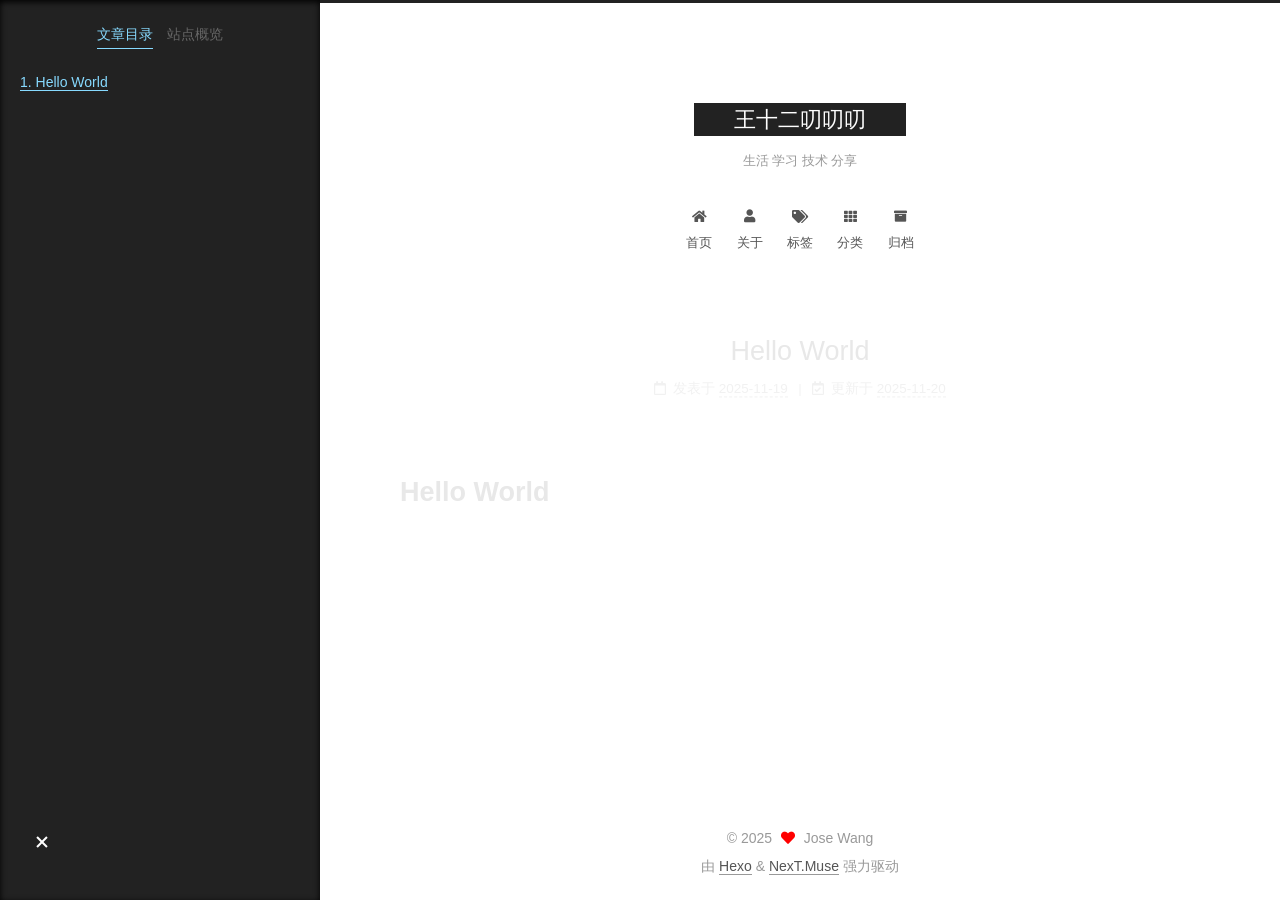
<file: 2025/11/19/Hello-World/index.html>
<!DOCTYPE html>
<html lang="zh-CN">
<head>
  <meta charset="UTF-8">
<meta name="viewport" content="width=device-width, initial-scale=1, maximum-scale=2">
<meta name="theme-color" content="#222">
<meta name="generator" content="Hexo 8.1.1">
  <link rel="apple-touch-icon" sizes="180x180" href="/images/apple-touch-icon-next.png">
  <link rel="icon" type="image/png" sizes="32x32" href="/images/favicon-32x32-next.png">
  <link rel="icon" type="image/png" sizes="16x16" href="/images/favicon-16x16-next.png">
  <link rel="mask-icon" href="/images/logo.svg" color="#222">

<link rel="stylesheet" href="/css/main.css">


<link rel="stylesheet" href="/lib/font-awesome/css/all.min.css">

<script id="hexo-configurations">
    var NexT = window.NexT || {};
    var CONFIG = {"hostname":"wtao1120.github.io","root":"/","scheme":"Muse","version":"7.8.0","exturl":false,"sidebar":{"position":"left","display":"post","padding":18,"offset":12,"onmobile":false},"copycode":{"enable":false,"show_result":false,"style":null},"back2top":{"enable":true,"sidebar":false,"scrollpercent":false},"bookmark":{"enable":false,"color":"#222","save":"auto"},"fancybox":false,"mediumzoom":false,"lazyload":false,"pangu":false,"comments":{"style":"tabs","active":null,"storage":true,"lazyload":false,"nav":null},"algolia":{"hits":{"per_page":10},"labels":{"input_placeholder":"Search for Posts","hits_empty":"We didn't find any results for the search: ${query}","hits_stats":"${hits} results found in ${time} ms"}},"localsearch":{"enable":false,"trigger":"auto","top_n_per_article":1,"unescape":false,"preload":false},"motion":{"enable":true,"async":false,"transition":{"post_block":"fadeIn","post_header":"slideDownIn","post_body":"slideDownIn","coll_header":"slideLeftIn","sidebar":"slideUpIn"}}};
  </script>

  <meta name="description" content="Hello World">
<meta property="og:type" content="article">
<meta property="og:title" content="Hello World">
<meta property="og:url" content="https://wtao1120.github.io/2025/11/19/Hello-World/index.html">
<meta property="og:site_name" content="王十二叨叨叨">
<meta property="og:description" content="Hello World">
<meta property="og:locale" content="zh_CN">
<meta property="article:published_time" content="2025-11-19T13:08:19.000Z">
<meta property="article:modified_time" content="2025-11-20T13:58:58.199Z">
<meta property="article:author" content="Jose Wang">
<meta name="twitter:card" content="summary">

<link rel="canonical" href="https://wtao1120.github.io/2025/11/19/Hello-World/">


<script id="page-configurations">
  // https://hexo.io/docs/variables.html
  CONFIG.page = {
    sidebar: "",
    isHome : false,
    isPost : true,
    lang   : 'zh-CN'
  };
</script>

  <title>Hello World | 王十二叨叨叨</title>
  






  <noscript>
  <style>
  .use-motion .brand,
  .use-motion .menu-item,
  .sidebar-inner,
  .use-motion .post-block,
  .use-motion .pagination,
  .use-motion .comments,
  .use-motion .post-header,
  .use-motion .post-body,
  .use-motion .collection-header { opacity: initial; }

  .use-motion .site-title,
  .use-motion .site-subtitle {
    opacity: initial;
    top: initial;
  }

  .use-motion .logo-line-before i { left: initial; }
  .use-motion .logo-line-after i { right: initial; }
  </style>
</noscript>

</head>

<body itemscope itemtype="http://schema.org/WebPage">
  <div class="container use-motion">
    <div class="headband"></div>

    <header class="header" itemscope itemtype="http://schema.org/WPHeader">
      <div class="header-inner"><div class="site-brand-container">
  <div class="site-nav-toggle">
    <div class="toggle" aria-label="切换导航栏">
      <span class="toggle-line toggle-line-first"></span>
      <span class="toggle-line toggle-line-middle"></span>
      <span class="toggle-line toggle-line-last"></span>
    </div>
  </div>

  <div class="site-meta">

    <a href="/" class="brand" rel="start">
      <span class="logo-line-before"><i></i></span>
      <h1 class="site-title">王十二叨叨叨</h1>
      <span class="logo-line-after"><i></i></span>
    </a>
      <p class="site-subtitle" itemprop="description">生活 学习 技术 分享</p>
  </div>

  <div class="site-nav-right">
    <div class="toggle popup-trigger">
    </div>
  </div>
</div>




<nav class="site-nav">
  <ul id="menu" class="main-menu menu">
        <li class="menu-item menu-item-home">

    <a href="/" rel="section"><i class="fa fa-home fa-fw"></i>首页</a>

  </li>
        <li class="menu-item menu-item-about">

    <a href="/about/" rel="section"><i class="fa fa-user fa-fw"></i>关于</a>

  </li>
        <li class="menu-item menu-item-tags">

    <a href="/tags/" rel="section"><i class="fa fa-tags fa-fw"></i>标签</a>

  </li>
        <li class="menu-item menu-item-categories">

    <a href="/categories/" rel="section"><i class="fa fa-th fa-fw"></i>分类</a>

  </li>
        <li class="menu-item menu-item-archives">

    <a href="/archives/" rel="section"><i class="fa fa-archive fa-fw"></i>归档</a>

  </li>
  </ul>
</nav>




</div>
    </header>

    
  <div class="back-to-top">
    <i class="fa fa-arrow-up"></i>
    <span>0%</span>
  </div>


    <main class="main">
      <div class="main-inner">
        <div class="content-wrap">
          

          <div class="content post posts-expand">
            

    
  
  
  <article itemscope itemtype="http://schema.org/Article" class="post-block" lang="zh-CN">
    <link itemprop="mainEntityOfPage" href="https://wtao1120.github.io/2025/11/19/Hello-World/">

    <span hidden itemprop="author" itemscope itemtype="http://schema.org/Person">
      <meta itemprop="image" content="/images/avatar.gif">
      <meta itemprop="name" content="Jose Wang">
      <meta itemprop="description" content="">
    </span>

    <span hidden itemprop="publisher" itemscope itemtype="http://schema.org/Organization">
      <meta itemprop="name" content="王十二叨叨叨">
    </span>
      <header class="post-header">
        <h1 class="post-title" itemprop="name headline">
          Hello World
        </h1>

        <div class="post-meta">
            <span class="post-meta-item">
              <span class="post-meta-item-icon">
                <i class="far fa-calendar"></i>
              </span>
              <span class="post-meta-item-text">发表于</span>

              <time title="创建时间：2025-11-19 21:08:19" itemprop="dateCreated datePublished" datetime="2025-11-19T21:08:19+08:00">2025-11-19</time>
            </span>
              <span class="post-meta-item">
                <span class="post-meta-item-icon">
                  <i class="far fa-calendar-check"></i>
                </span>
                <span class="post-meta-item-text">更新于</span>
                <time title="修改时间：2025-11-20 21:58:58" itemprop="dateModified" datetime="2025-11-20T21:58:58+08:00">2025-11-20</time>
              </span>

          

        </div>
      </header>

    
    
    
    <div class="post-body" itemprop="articleBody">

      
        <h1 id="Hello-World"><a href="#Hello-World" class="headerlink" title="Hello World"></a>Hello World</h1>
    </div>

    
    
    

      <footer class="post-footer">

        


        
      </footer>
    
  </article>
  
  
  



          </div>
          

<script>
  window.addEventListener('tabs:register', () => {
    let { activeClass } = CONFIG.comments;
    if (CONFIG.comments.storage) {
      activeClass = localStorage.getItem('comments_active') || activeClass;
    }
    if (activeClass) {
      let activeTab = document.querySelector(`a[href="#comment-${activeClass}"]`);
      if (activeTab) {
        activeTab.click();
      }
    }
  });
  if (CONFIG.comments.storage) {
    window.addEventListener('tabs:click', event => {
      if (!event.target.matches('.tabs-comment .tab-content .tab-pane')) return;
      let commentClass = event.target.classList[1];
      localStorage.setItem('comments_active', commentClass);
    });
  }
</script>

        </div>
          
  
  <div class="toggle sidebar-toggle">
    <span class="toggle-line toggle-line-first"></span>
    <span class="toggle-line toggle-line-middle"></span>
    <span class="toggle-line toggle-line-last"></span>
  </div>

  <aside class="sidebar">
    <div class="sidebar-inner">

      <ul class="sidebar-nav motion-element">
        <li class="sidebar-nav-toc">
          文章目录
        </li>
        <li class="sidebar-nav-overview">
          站点概览
        </li>
      </ul>

      <!--noindex-->
      <div class="post-toc-wrap sidebar-panel">
          <div class="post-toc motion-element"><ol class="nav"><li class="nav-item nav-level-1"><a class="nav-link" href="#Hello-World"><span class="nav-number">1.</span> <span class="nav-text">Hello World</span></a></li></ol></div>
      </div>
      <!--/noindex-->

      <div class="site-overview-wrap sidebar-panel">
        <div class="site-author motion-element" itemprop="author" itemscope itemtype="http://schema.org/Person">
  <p class="site-author-name" itemprop="name">Jose Wang</p>
  <div class="site-description" itemprop="description"></div>
</div>
<div class="site-state-wrap motion-element">
  <nav class="site-state">
      <div class="site-state-item site-state-posts">
          <a href="/archives/">
        
          <span class="site-state-item-count">1</span>
          <span class="site-state-item-name">日志</span>
        </a>
      </div>
  </nav>
</div>



      </div>

    </div>
  </aside>
  <div id="sidebar-dimmer"></div>


      </div>
    </main>

    <footer class="footer">
      <div class="footer-inner">
        

        

<div class="copyright">
  
  &copy; 
  <span itemprop="copyrightYear">2025</span>
  <span class="with-love">
    <i class="fa fa-heart"></i>
  </span>
  <span class="author" itemprop="copyrightHolder">Jose Wang</span>
</div>
  <div class="powered-by">由 <a href="https://hexo.io/" class="theme-link" rel="noopener" target="_blank">Hexo</a> & <a href="https://muse.theme-next.org/" class="theme-link" rel="noopener" target="_blank">NexT.Muse</a> 强力驱动
  </div>

        








      </div>
    </footer>
  </div>

  
  <script src="/lib/anime.min.js"></script>
  <script src="/lib/velocity/velocity.min.js"></script>
  <script src="/lib/velocity/velocity.ui.min.js"></script>

<script src="/js/utils.js"></script>

<script src="/js/motion.js"></script>


<script src="/js/schemes/muse.js"></script>


<script src="/js/next-boot.js"></script>




  















  

  

</body>
</html>
</file>
<file: css/main.css>
:root {
  --body-bg-color: #fff;
  --content-bg-color: #fff;
  --card-bg-color: #f5f5f5;
  --text-color: #555;
  --blockquote-color: #666;
  --link-color: #555;
  --link-hover-color: #222;
  --brand-color: #fff;
  --brand-hover-color: #fff;
  --table-row-odd-bg-color: #f9f9f9;
  --table-row-hover-bg-color: #f5f5f5;
  --menu-item-bg-color: #f5f5f5;
  --btn-default-bg: #222;
  --btn-default-color: #fff;
  --btn-default-border-color: #222;
  --btn-default-hover-bg: #fff;
  --btn-default-hover-color: #222;
  --btn-default-hover-border-color: #222;
}
html {
  line-height: 1.15; /* 1 */
  -webkit-text-size-adjust: 100%; /* 2 */
}
body {
  margin: 0;
}
main {
  display: block;
}
h1 {
  font-size: 2em;
  margin: 0.67em 0;
}
hr {
  box-sizing: content-box; /* 1 */
  height: 0; /* 1 */
  overflow: visible; /* 2 */
}
pre {
  font-family: monospace, monospace; /* 1 */
  font-size: 1em; /* 2 */
}
a {
  background: transparent;
}
abbr[title] {
  border-bottom: none; /* 1 */
  text-decoration: underline; /* 2 */
  text-decoration: underline dotted; /* 2 */
}
b,
strong {
  font-weight: bolder;
}
code,
kbd,
samp {
  font-family: monospace, monospace; /* 1 */
  font-size: 1em; /* 2 */
}
small {
  font-size: 80%;
}
sub,
sup {
  font-size: 75%;
  line-height: 0;
  position: relative;
  vertical-align: baseline;
}
sub {
  bottom: -0.25em;
}
sup {
  top: -0.5em;
}
img {
  border-style: none;
}
button,
input,
optgroup,
select,
textarea {
  font-family: inherit; /* 1 */
  font-size: 100%; /* 1 */
  line-height: 1.15; /* 1 */
  margin: 0; /* 2 */
}
button,
input {
/* 1 */
  overflow: visible;
}
button,
select {
/* 1 */
  text-transform: none;
}
button,
[type='button'],
[type='reset'],
[type='submit'] {
  -webkit-appearance: button;
}
button::-moz-focus-inner,
[type='button']::-moz-focus-inner,
[type='reset']::-moz-focus-inner,
[type='submit']::-moz-focus-inner {
  border-style: none;
  padding: 0;
}
button:-moz-focusring,
[type='button']:-moz-focusring,
[type='reset']:-moz-focusring,
[type='submit']:-moz-focusring {
  outline: 1px dotted ButtonText;
}
fieldset {
  padding: 0.35em 0.75em 0.625em;
}
legend {
  box-sizing: border-box; /* 1 */
  color: inherit; /* 2 */
  display: table; /* 1 */
  max-width: 100%; /* 1 */
  padding: 0; /* 3 */
  white-space: normal; /* 1 */
}
progress {
  vertical-align: baseline;
}
textarea {
  overflow: auto;
}
[type='checkbox'],
[type='radio'] {
  box-sizing: border-box; /* 1 */
  padding: 0; /* 2 */
}
[type='number']::-webkit-inner-spin-button,
[type='number']::-webkit-outer-spin-button {
  height: auto;
}
[type='search'] {
  outline-offset: -2px; /* 2 */
  -webkit-appearance: textfield; /* 1 */
}
[type='search']::-webkit-search-decoration {
  -webkit-appearance: none;
}
::-webkit-file-upload-button {
  font: inherit; /* 2 */
  -webkit-appearance: button; /* 1 */
}
details {
  display: block;
}
summary {
  display: list-item;
}
template {
  display: none;
}
[hidden] {
  display: none;
}
::selection {
  background: #262a30;
  color: #eee;
}
html,
body {
  height: 100%;
}
body {
  background: var(--body-bg-color);
  color: var(--text-color);
  font-family: 'Lato', "PingFang SC", "Microsoft YaHei", sans-serif;
  font-size: 1em;
  line-height: 2;
}
@media (max-width: 991px) {
  body {
    padding-left: 0 !important;
    padding-right: 0 !important;
  }
}
h1,
h2,
h3,
h4,
h5,
h6 {
  font-family: 'Lato', "PingFang SC", "Microsoft YaHei", sans-serif;
  font-weight: bold;
  line-height: 1.5;
  margin: 20px 0 15px;
}
h1 {
  font-size: 1.5em;
}
h2 {
  font-size: 1.375em;
}
h3 {
  font-size: 1.25em;
}
h4 {
  font-size: 1.125em;
}
h5 {
  font-size: 1em;
}
h6 {
  font-size: 0.875em;
}
p {
  margin: 0 0 20px 0;
}
a,
span.exturl {
  border-bottom: 1px solid #999;
  color: var(--link-color);
  outline: 0;
  text-decoration: none;
  overflow-wrap: break-word;
  word-wrap: break-word;
  cursor: pointer;
}
a:hover,
span.exturl:hover {
  border-bottom-color: var(--link-hover-color);
  color: var(--link-hover-color);
}
iframe,
img,
video {
  display: block;
  margin-left: auto;
  margin-right: auto;
  max-width: 100%;
}
hr {
  background-image: repeating-linear-gradient(-45deg, #ddd, #ddd 4px, transparent 4px, transparent 8px);
  border: 0;
  height: 3px;
  margin: 40px 0;
}
blockquote {
  border-left: 4px solid #ddd;
  color: var(--blockquote-color);
  margin: 0;
  padding: 0 15px;
}
blockquote cite::before {
  content: '-';
  padding: 0 5px;
}
dt {
  font-weight: bold;
}
dd {
  margin: 0;
  padding: 0;
}
kbd {
  background-color: #f5f5f5;
  background-image: linear-gradient(#eee, #fff, #eee);
  border: 1px solid #ccc;
  border-radius: 0.2em;
  box-shadow: 0.1em 0.1em 0.2em rgba(0,0,0,0.1);
  color: #555;
  font-family: inherit;
  padding: 0.1em 0.3em;
  white-space: nowrap;
}
.table-container {
  overflow: auto;
}
table {
  border-collapse: collapse;
  border-spacing: 0;
  font-size: 0.875em;
  margin: 0 0 20px 0;
  width: 100%;
}
tbody tr:nth-of-type(odd) {
  background: var(--table-row-odd-bg-color);
}
tbody tr:hover {
  background: var(--table-row-hover-bg-color);
}
caption,
th,
td {
  font-weight: normal;
  padding: 8px;
  vertical-align: middle;
}
th,
td {
  border: 1px solid #ddd;
  border-bottom: 3px solid #ddd;
}
th {
  font-weight: 700;
  padding-bottom: 10px;
}
td {
  border-bottom-width: 1px;
}
.btn {
  background: var(--btn-default-bg);
  border: 2px solid var(--btn-default-border-color);
  border-radius: 0;
  color: var(--btn-default-color);
  display: inline-block;
  font-size: 0.875em;
  line-height: 2;
  padding: 0 20px;
  text-decoration: none;
  transition-property: background-color;
  transition-delay: 0s;
  transition-duration: 0.2s;
  transition-timing-function: ease-in-out;
}
.btn:hover {
  background: var(--btn-default-hover-bg);
  border-color: var(--btn-default-hover-border-color);
  color: var(--btn-default-hover-color);
}
.btn + .btn {
  margin: 0 0 8px 8px;
}
.btn .fa-fw {
  text-align: left;
  width: 1.285714285714286em;
}
.toggle {
  line-height: 0;
}
.toggle .toggle-line {
  background: #fff;
  display: inline-block;
  height: 2px;
  left: 0;
  position: relative;
  top: 0;
  transition: all 0.4s;
  vertical-align: top;
  width: 100%;
}
.toggle .toggle-line:not(:first-child) {
  margin-top: 3px;
}
.toggle.toggle-arrow .toggle-line-first {
  left: 50%;
  top: 2px;
  transform: rotate(45deg);
  width: 50%;
}
.toggle.toggle-arrow .toggle-line-middle {
  left: 2px;
  width: 90%;
}
.toggle.toggle-arrow .toggle-line-last {
  left: 50%;
  top: -2px;
  transform: rotate(-45deg);
  width: 50%;
}
.toggle.toggle-close .toggle-line-first {
  transform: rotate(-45deg);
  top: 5px;
}
.toggle.toggle-close .toggle-line-middle {
  opacity: 0;
}
.toggle.toggle-close .toggle-line-last {
  transform: rotate(45deg);
  top: -5px;
}
.highlight,
pre {
  background: #f7f7f7;
  color: #4d4d4c;
  line-height: 1.6;
  margin: 0 auto 20px;
}
pre,
code {
  font-family: consolas, Menlo, monospace, "PingFang SC", "Microsoft YaHei";
}
code {
  background: #eee;
  border-radius: 3px;
  color: #555;
  padding: 2px 4px;
  overflow-wrap: break-word;
  word-wrap: break-word;
}
.highlight *::selection {
  background: #d6d6d6;
}
.highlight pre {
  border: 0;
  margin: 0;
  padding: 10px 0;
}
.highlight table {
  border: 0;
  margin: 0;
  width: auto;
}
.highlight td {
  border: 0;
  padding: 0;
}
.highlight figcaption {
  background: #eff2f3;
  color: #4d4d4c;
  display: flex;
  font-size: 0.875em;
  justify-content: space-between;
  line-height: 1.2;
  padding: 0.5em;
}
.highlight figcaption a {
  color: #4d4d4c;
}
.highlight figcaption a:hover {
  border-bottom-color: #4d4d4c;
}
.highlight .gutter {
  -moz-user-select: none;
  -ms-user-select: none;
  -webkit-user-select: none;
  user-select: none;
}
.highlight .gutter pre {
  background: #eff2f3;
  color: #869194;
  padding-left: 10px;
  padding-right: 10px;
  text-align: right;
}
.highlight .code pre {
  background: #f7f7f7;
  padding-left: 10px;
  width: 100%;
}
.gist table {
  width: auto;
}
.gist table td {
  border: 0;
}
pre {
  overflow: auto;
  padding: 10px;
}
pre code {
  background: none;
  color: #4d4d4c;
  font-size: 0.875em;
  padding: 0;
  text-shadow: none;
}
pre .deletion {
  background: #fdd;
}
pre .addition {
  background: #dfd;
}
pre .meta {
  color: #eab700;
  -moz-user-select: none;
  -ms-user-select: none;
  -webkit-user-select: none;
  user-select: none;
}
pre .comment {
  color: #8e908c;
}
pre .variable,
pre .attribute,
pre .tag,
pre .name,
pre .regexp,
pre .ruby .constant,
pre .xml .tag .title,
pre .xml .pi,
pre .xml .doctype,
pre .html .doctype,
pre .css .id,
pre .css .class,
pre .css .pseudo {
  color: #c82829;
}
pre .number,
pre .preprocessor,
pre .built_in,
pre .builtin-name,
pre .literal,
pre .params,
pre .constant,
pre .command {
  color: #f5871f;
}
pre .ruby .class .title,
pre .css .rules .attribute,
pre .string,
pre .symbol,
pre .value,
pre .inheritance,
pre .header,
pre .ruby .symbol,
pre .xml .cdata,
pre .special,
pre .formula {
  color: #718c00;
}
pre .title,
pre .css .hexcolor {
  color: #3e999f;
}
pre .function,
pre .python .decorator,
pre .python .title,
pre .ruby .function .title,
pre .ruby .title .keyword,
pre .perl .sub,
pre .javascript .title,
pre .coffeescript .title {
  color: #4271ae;
}
pre .keyword,
pre .javascript .function {
  color: #8959a8;
}
.blockquote-center {
  border-left: none;
  margin: 40px 0;
  padding: 0;
  position: relative;
  text-align: center;
}
.blockquote-center .fa {
  display: block;
  opacity: 0.6;
  position: absolute;
  width: 100%;
}
.blockquote-center .fa-quote-left {
  border-top: 1px solid #ccc;
  text-align: left;
  top: -20px;
}
.blockquote-center .fa-quote-right {
  border-bottom: 1px solid #ccc;
  text-align: right;
  bottom: -20px;
}
.blockquote-center p,
.blockquote-center div {
  text-align: center;
}
.post-body .group-picture img {
  margin: 0 auto;
  padding: 0 3px;
}
.group-picture-row {
  margin-bottom: 6px;
  overflow: hidden;
}
.group-picture-column {
  float: left;
  margin-bottom: 10px;
}
.post-body .label {
  color: #555;
  display: inline;
  padding: 0 2px;
}
.post-body .label.default {
  background: #f0f0f0;
}
.post-body .label.primary {
  background: #efe6f7;
}
.post-body .label.info {
  background: #e5f2f8;
}
.post-body .label.success {
  background: #e7f4e9;
}
.post-body .label.warning {
  background: #fcf6e1;
}
.post-body .label.danger {
  background: #fae8eb;
}
.post-body .tabs {
  margin-bottom: 20px;
}
.post-body .tabs,
.tabs-comment {
  display: block;
  padding-top: 10px;
  position: relative;
}
.post-body .tabs ul.nav-tabs,
.tabs-comment ul.nav-tabs {
  display: flex;
  flex-wrap: wrap;
  margin: 0;
  margin-bottom: -1px;
  padding: 0;
}
@media (max-width: 413px) {
  .post-body .tabs ul.nav-tabs,
  .tabs-comment ul.nav-tabs {
    display: block;
    margin-bottom: 5px;
  }
}
.post-body .tabs ul.nav-tabs li.tab,
.tabs-comment ul.nav-tabs li.tab {
  border-bottom: 1px solid #ddd;
  border-left: 1px solid transparent;
  border-right: 1px solid transparent;
  border-top: 3px solid transparent;
  flex-grow: 1;
  list-style-type: none;
  border-radius: 0 0 0 0;
}
@media (max-width: 413px) {
  .post-body .tabs ul.nav-tabs li.tab,
  .tabs-comment ul.nav-tabs li.tab {
    border-bottom: 1px solid transparent;
    border-left: 3px solid transparent;
    border-right: 1px solid transparent;
    border-top: 1px solid transparent;
  }
}
@media (max-width: 413px) {
  .post-body .tabs ul.nav-tabs li.tab,
  .tabs-comment ul.nav-tabs li.tab {
    border-radius: 0;
  }
}
.post-body .tabs ul.nav-tabs li.tab a,
.tabs-comment ul.nav-tabs li.tab a {
  border-bottom: initial;
  display: block;
  line-height: 1.8;
  outline: 0;
  padding: 0.25em 0.75em;
  text-align: center;
  transition-delay: 0s;
  transition-duration: 0.2s;
  transition-timing-function: ease-out;
}
.post-body .tabs ul.nav-tabs li.tab a i,
.tabs-comment ul.nav-tabs li.tab a i {
  width: 1.285714285714286em;
}
.post-body .tabs ul.nav-tabs li.tab.active,
.tabs-comment ul.nav-tabs li.tab.active {
  border-bottom: 1px solid transparent;
  border-left: 1px solid #ddd;
  border-right: 1px solid #ddd;
  border-top: 3px solid #fc6423;
}
@media (max-width: 413px) {
  .post-body .tabs ul.nav-tabs li.tab.active,
  .tabs-comment ul.nav-tabs li.tab.active {
    border-bottom: 1px solid #ddd;
    border-left: 3px solid #fc6423;
    border-right: 1px solid #ddd;
    border-top: 1px solid #ddd;
  }
}
.post-body .tabs ul.nav-tabs li.tab.active a,
.tabs-comment ul.nav-tabs li.tab.active a {
  color: var(--link-color);
  cursor: default;
}
.post-body .tabs .tab-content .tab-pane,
.tabs-comment .tab-content .tab-pane {
  border: 1px solid #ddd;
  border-top: 0;
  padding: 20px 20px 0 20px;
  border-radius: 0;
}
.post-body .tabs .tab-content .tab-pane:not(.active),
.tabs-comment .tab-content .tab-pane:not(.active) {
  display: none;
}
.post-body .tabs .tab-content .tab-pane.active,
.tabs-comment .tab-content .tab-pane.active {
  display: block;
}
.post-body .tabs .tab-content .tab-pane.active:nth-of-type(1),
.tabs-comment .tab-content .tab-pane.active:nth-of-type(1) {
  border-radius: 0 0 0 0;
}
@media (max-width: 413px) {
  .post-body .tabs .tab-content .tab-pane.active:nth-of-type(1),
  .tabs-comment .tab-content .tab-pane.active:nth-of-type(1) {
    border-radius: 0;
  }
}
.post-body .note {
  border-radius: 3px;
  margin-bottom: 20px;
  padding: 1em;
  position: relative;
  border: 1px solid #eee;
  border-left-width: 5px;
}
.post-body .note h2,
.post-body .note h3,
.post-body .note h4,
.post-body .note h5,
.post-body .note h6 {
  margin-top: 0;
  border-bottom: initial;
  margin-bottom: 0;
  padding-top: 0;
}
.post-body .note p:first-child,
.post-body .note ul:first-child,
.post-body .note ol:first-child,
.post-body .note table:first-child,
.post-body .note pre:first-child,
.post-body .note blockquote:first-child,
.post-body .note img:first-child {
  margin-top: 0;
}
.post-body .note p:last-child,
.post-body .note ul:last-child,
.post-body .note ol:last-child,
.post-body .note table:last-child,
.post-body .note pre:last-child,
.post-body .note blockquote:last-child,
.post-body .note img:last-child {
  margin-bottom: 0;
}
.post-body .note.default {
  border-left-color: #777;
}
.post-body .note.default h2,
.post-body .note.default h3,
.post-body .note.default h4,
.post-body .note.default h5,
.post-body .note.default h6 {
  color: #777;
}
.post-body .note.primary {
  border-left-color: #6f42c1;
}
.post-body .note.primary h2,
.post-body .note.primary h3,
.post-body .note.primary h4,
.post-body .note.primary h5,
.post-body .note.primary h6 {
  color: #6f42c1;
}
.post-body .note.info {
  border-left-color: #428bca;
}
.post-body .note.info h2,
.post-body .note.info h3,
.post-body .note.info h4,
.post-body .note.info h5,
.post-body .note.info h6 {
  color: #428bca;
}
.post-body .note.success {
  border-left-color: #5cb85c;
}
.post-body .note.success h2,
.post-body .note.success h3,
.post-body .note.success h4,
.post-body .note.success h5,
.post-body .note.success h6 {
  color: #5cb85c;
}
.post-body .note.warning {
  border-left-color: #f0ad4e;
}
.post-body .note.warning h2,
.post-body .note.warning h3,
.post-body .note.warning h4,
.post-body .note.warning h5,
.post-body .note.warning h6 {
  color: #f0ad4e;
}
.post-body .note.danger {
  border-left-color: #d9534f;
}
.post-body .note.danger h2,
.post-body .note.danger h3,
.post-body .note.danger h4,
.post-body .note.danger h5,
.post-body .note.danger h6 {
  color: #d9534f;
}
.pagination .prev,
.pagination .next,
.pagination .page-number,
.pagination .space {
  display: inline-block;
  margin: 0 10px;
  padding: 0 11px;
  position: relative;
  top: -1px;
}
@media (max-width: 767px) {
  .pagination .prev,
  .pagination .next,
  .pagination .page-number,
  .pagination .space {
    margin: 0 5px;
  }
}
.pagination {
  border-top: 1px solid #eee;
  margin: 120px 0 0;
  text-align: center;
}
.pagination .prev,
.pagination .next,
.pagination .page-number {
  border-bottom: 0;
  border-top: 1px solid #eee;
  transition-property: border-color;
  transition-delay: 0s;
  transition-duration: 0.2s;
  transition-timing-function: ease-in-out;
}
.pagination .prev:hover,
.pagination .next:hover,
.pagination .page-number:hover {
  border-top-color: #222;
}
.pagination .space {
  margin: 0;
  padding: 0;
}
.pagination .prev {
  margin-left: 0;
}
.pagination .next {
  margin-right: 0;
}
.pagination .page-number.current {
  background: #ccc;
  border-top-color: #ccc;
  color: #fff;
}
@media (max-width: 767px) {
  .pagination {
    border-top: none;
  }
  .pagination .prev,
  .pagination .next,
  .pagination .page-number {
    border-bottom: 1px solid #eee;
    border-top: 0;
    margin-bottom: 10px;
    padding: 0 10px;
  }
  .pagination .prev:hover,
  .pagination .next:hover,
  .pagination .page-number:hover {
    border-bottom-color: #222;
  }
}
.comments {
  margin-top: 60px;
  overflow: hidden;
}
.comment-button-group {
  display: flex;
  flex-wrap: wrap-reverse;
  justify-content: center;
  margin: 1em 0;
}
.comment-button-group .comment-button {
  margin: 0.1em 0.2em;
}
.comment-button-group .comment-button.active {
  background: var(--btn-default-hover-bg);
  border-color: var(--btn-default-hover-border-color);
  color: var(--btn-default-hover-color);
}
.comment-position {
  display: none;
}
.comment-position.active {
  display: block;
}
.tabs-comment {
  background: var(--content-bg-color);
  margin-top: 4em;
  padding-top: 0;
}
.tabs-comment .comments {
  border: 0;
  box-shadow: none;
  margin-top: 0;
  padding-top: 0;
}
.container {
  min-height: 100%;
  position: relative;
}
.main-inner {
  margin: 0 auto;
  width: 700px;
}
@media (min-width: 1200px) {
  .main-inner {
    width: 800px;
  }
}
@media (min-width: 1600px) {
  .main-inner {
    width: 900px;
  }
}
@media (max-width: 767px) {
  .content-wrap {
    padding: 0 20px;
  }
}
.header {
  background: transparent;
}
.header-inner {
  margin: 0 auto;
  width: 700px;
}
@media (min-width: 1200px) {
  .header-inner {
    width: 800px;
  }
}
@media (min-width: 1600px) {
  .header-inner {
    width: 900px;
  }
}
.site-brand-container {
  display: flex;
  flex-shrink: 0;
  padding: 0 10px;
}
.headband {
  background: #222;
  height: 3px;
}
.site-meta {
  flex-grow: 1;
  text-align: center;
}
@media (max-width: 767px) {
  .site-meta {
    text-align: center;
  }
}
.brand {
  border-bottom: none;
  color: var(--brand-color);
  display: inline-block;
  line-height: 1.375em;
  padding: 0 40px;
  position: relative;
}
.brand:hover {
  color: var(--brand-hover-color);
}
.site-title {
  font-family: 'Lato', "PingFang SC", "Microsoft YaHei", sans-serif;
  font-size: 1.375em;
  font-weight: normal;
  margin: 0;
}
.site-subtitle {
  color: #999;
  font-size: 0.8125em;
  margin: 10px 0;
}
.use-motion .brand {
  opacity: 0;
}
.use-motion .site-title,
.use-motion .site-subtitle,
.use-motion .custom-logo-image {
  opacity: 0;
  position: relative;
  top: -10px;
}
.site-nav-toggle,
.site-nav-right {
  display: none;
}
@media (max-width: 767px) {
  .site-nav-toggle,
  .site-nav-right {
    display: flex;
    flex-direction: column;
    justify-content: center;
  }
}
.site-nav-toggle .toggle,
.site-nav-right .toggle {
  color: var(--text-color);
  padding: 10px;
  width: 22px;
}
.site-nav-toggle .toggle .toggle-line,
.site-nav-right .toggle .toggle-line {
  background: var(--text-color);
  border-radius: 1px;
}
.site-nav {
  display: block;
}
@media (max-width: 767px) {
  .site-nav {
    clear: both;
    display: none;
  }
}
.site-nav.site-nav-on {
  display: block;
}
.menu {
  margin-top: 20px;
  padding-left: 0;
  text-align: center;
}
.menu-item {
  display: inline-block;
  list-style: none;
  margin: 0 10px;
}
@media (max-width: 767px) {
  .menu-item {
    display: block;
    margin-top: 10px;
  }
  .menu-item.menu-item-search {
    display: none;
  }
}
.menu-item a,
.menu-item span.exturl {
  border-bottom: 0;
  display: block;
  font-size: 0.8125em;
  transition-property: border-color;
  transition-delay: 0s;
  transition-duration: 0.2s;
  transition-timing-function: ease-in-out;
}
@media (hover: none) {
  .menu-item a:hover,
  .menu-item span.exturl:hover {
    border-bottom-color: transparent !important;
  }
}
.menu-item .fa,
.menu-item .fab,
.menu-item .far,
.menu-item .fas {
  margin-right: 8px;
}
.menu-item .badge {
  display: inline-block;
  font-weight: bold;
  line-height: 1;
  margin-left: 0.35em;
  margin-top: 0.35em;
  text-align: center;
  white-space: nowrap;
}
@media (max-width: 767px) {
  .menu-item .badge {
    float: right;
    margin-left: 0;
  }
}
.menu-item-active a,
.menu .menu-item a:hover,
.menu .menu-item span.exturl:hover {
  background: var(--menu-item-bg-color);
}
.use-motion .menu-item {
  opacity: 0;
}
.sidebar {
  background: #222;
  bottom: 0;
  box-shadow: inset 0 2px 6px #000;
  position: fixed;
  top: 0;
}
@media (max-width: 991px) {
  .sidebar {
    display: none;
  }
}
.sidebar-inner {
  color: #999;
  padding: 18px 10px;
  text-align: center;
}
.cc-license {
  margin-top: 10px;
  text-align: center;
}
.cc-license .cc-opacity {
  border-bottom: none;
  opacity: 0.7;
}
.cc-license .cc-opacity:hover {
  opacity: 0.9;
}
.cc-license img {
  display: inline-block;
}
.site-author-image {
  border: 2px solid #333;
  display: block;
  margin: 0 auto;
  max-width: 96px;
  padding: 2px;
}
.site-author-name {
  color: #f5f5f5;
  font-weight: normal;
  margin: 5px 0 0;
  text-align: center;
}
.site-description {
  color: #999;
  font-size: 1em;
  margin-top: 5px;
  text-align: center;
}
.links-of-author {
  margin-top: 15px;
}
.links-of-author a,
.links-of-author span.exturl {
  border-bottom-color: #555;
  display: inline-block;
  font-size: 0.8125em;
  margin-bottom: 10px;
  margin-right: 10px;
  vertical-align: middle;
}
.links-of-author a::before,
.links-of-author span.exturl::before {
  background: #05ff5c;
  border-radius: 50%;
  content: ' ';
  display: inline-block;
  height: 4px;
  margin-right: 3px;
  vertical-align: middle;
  width: 4px;
}
.sidebar-button {
  margin-top: 15px;
}
.sidebar-button a {
  border: 1px solid #fc6423;
  border-radius: 4px;
  color: #fc6423;
  display: inline-block;
  padding: 0 15px;
}
.sidebar-button a .fa,
.sidebar-button a .fab,
.sidebar-button a .far,
.sidebar-button a .fas {
  margin-right: 5px;
}
.sidebar-button a:hover {
  background: #fc6423;
  border: 1px solid #fc6423;
  color: #fff;
}
.sidebar-button a:hover .fa,
.sidebar-button a:hover .fab,
.sidebar-button a:hover .far,
.sidebar-button a:hover .fas {
  color: #fff;
}
.links-of-blogroll {
  font-size: 0.8125em;
  margin-top: 10px;
}
.links-of-blogroll-title {
  font-size: 0.875em;
  font-weight: 600;
  margin-top: 0;
}
.links-of-blogroll-list {
  list-style: none;
  margin: 0;
  padding: 0;
}
#sidebar-dimmer {
  display: none;
}
@media (max-width: 767px) {
  #sidebar-dimmer {
    background: #000;
    display: block;
    height: 100%;
    left: 100%;
    opacity: 0;
    position: fixed;
    top: 0;
    width: 100%;
    z-index: 1100;
  }
  .sidebar-active + #sidebar-dimmer {
    opacity: 0.7;
    transform: translateX(-100%);
    transition: opacity 0.5s;
  }
}
.sidebar-nav {
  margin: 0;
  padding-bottom: 20px;
  padding-left: 0;
}
.sidebar-nav li {
  border-bottom: 1px solid transparent;
  color: #666;
  cursor: pointer;
  display: inline-block;
  font-size: 0.875em;
}
.sidebar-nav li.sidebar-nav-overview {
  margin-left: 10px;
}
.sidebar-nav li:hover {
  color: #f5f5f5;
}
.sidebar-nav .sidebar-nav-active {
  border-bottom-color: #87daff;
  color: #87daff;
}
.sidebar-nav .sidebar-nav-active:hover {
  color: #87daff;
}
.sidebar-panel {
  display: none;
  overflow-x: hidden;
  overflow-y: auto;
}
.sidebar-panel-active {
  display: block;
}
.sidebar-toggle {
  background: #222;
  bottom: 45px;
  cursor: pointer;
  height: 14px;
  left: 30px;
  padding: 5px;
  position: fixed;
  width: 14px;
  z-index: 1300;
}
@media (max-width: 991px) {
  .sidebar-toggle {
    left: 20px;
    opacity: 0.8;
    display: none;
  }
}
.sidebar-toggle:hover .toggle-line {
  background: #87daff;
}
.post-toc {
  font-size: 0.875em;
}
.post-toc ol {
  list-style: none;
  margin: 0;
  padding: 0 2px 5px 10px;
  text-align: left;
}
.post-toc ol > ol {
  padding-left: 0;
}
.post-toc ol a {
  transition-property: all;
  transition-delay: 0s;
  transition-duration: 0.2s;
  transition-timing-function: ease-in-out;
}
.post-toc .nav-item {
  line-height: 1.8;
  overflow: hidden;
  text-overflow: ellipsis;
  white-space: nowrap;
}
.post-toc .nav .nav-child {
  display: none;
}
.post-toc .nav .active > .nav-child {
  display: block;
}
.post-toc .nav .active-current > .nav-child {
  display: block;
}
.post-toc .nav .active-current > .nav-child > .nav-item {
  display: block;
}
.post-toc .nav .active > a {
  border-bottom-color: #87daff;
  color: #87daff;
}
.post-toc .nav .active-current > a {
  color: #87daff;
}
.post-toc .nav .active-current > a:hover {
  color: #87daff;
}
.site-state {
  display: flex;
  justify-content: center;
  line-height: 1.4;
  margin-top: 10px;
  overflow: hidden;
  text-align: center;
  white-space: nowrap;
}
.site-state-item {
  padding: 0 15px;
}
.site-state-item:not(:first-child) {
  border-left: 1px solid #333;
}
.site-state-item a {
  border-bottom: none;
}
.site-state-item-count {
  display: block;
  font-size: 1.25em;
  font-weight: 600;
  text-align: center;
}
.site-state-item-name {
  color: inherit;
  font-size: 0.875em;
}
.footer {
  color: #999;
  font-size: 0.875em;
  padding: 20px 0;
}
.footer.footer-fixed {
  bottom: 0;
  left: 0;
  position: absolute;
  right: 0;
}
.footer-inner {
  box-sizing: border-box;
  margin: 0 auto;
  text-align: center;
  width: 700px;
}
@media (min-width: 1200px) {
  .footer-inner {
    width: 800px;
  }
}
@media (min-width: 1600px) {
  .footer-inner {
    width: 900px;
  }
}
.languages {
  display: inline-block;
  font-size: 1.125em;
  position: relative;
}
.languages .lang-select-label span {
  margin: 0 0.5em;
}
.languages .lang-select {
  height: 100%;
  left: 0;
  opacity: 0;
  position: absolute;
  top: 0;
  width: 100%;
}
.with-love {
  color: #ff0000;
  display: inline-block;
  margin: 0 5px;
}
.powered-by,
.theme-info {
  display: inline-block;
}
@-moz-keyframes iconAnimate {
  0%, 100% {
    transform: scale(1);
  }
  10%, 30% {
    transform: scale(0.9);
  }
  20%, 40%, 60%, 80% {
    transform: scale(1.1);
  }
  50%, 70% {
    transform: scale(1.1);
  }
}
@-webkit-keyframes iconAnimate {
  0%, 100% {
    transform: scale(1);
  }
  10%, 30% {
    transform: scale(0.9);
  }
  20%, 40%, 60%, 80% {
    transform: scale(1.1);
  }
  50%, 70% {
    transform: scale(1.1);
  }
}
@-o-keyframes iconAnimate {
  0%, 100% {
    transform: scale(1);
  }
  10%, 30% {
    transform: scale(0.9);
  }
  20%, 40%, 60%, 80% {
    transform: scale(1.1);
  }
  50%, 70% {
    transform: scale(1.1);
  }
}
@keyframes iconAnimate {
  0%, 100% {
    transform: scale(1);
  }
  10%, 30% {
    transform: scale(0.9);
  }
  20%, 40%, 60%, 80% {
    transform: scale(1.1);
  }
  50%, 70% {
    transform: scale(1.1);
  }
}
.back-to-top {
  font-size: 12px;
  text-align: center;
  transition-delay: 0s;
  transition-duration: 0.2s;
  transition-timing-function: ease-in-out;
}
.back-to-top {
  background: #222;
  bottom: -100px;
  box-sizing: border-box;
  color: #fff;
  cursor: pointer;
  left: 30px;
  opacity: 1;
  padding: 0 6px;
  position: fixed;
  transition-property: bottom;
  z-index: 1300;
  width: 24px;
}
.back-to-top span {
  display: none;
}
.back-to-top:hover {
  color: #87daff;
}
.back-to-top.back-to-top-on {
  bottom: 19px;
}
@media (max-width: 991px) {
  .back-to-top {
    left: 20px;
    opacity: 0.8;
  }
}
.post-body {
  font-family: 'Lato', "PingFang SC", "Microsoft YaHei", sans-serif;
  overflow-wrap: break-word;
  word-wrap: break-word;
}
@media (min-width: 1200px) {
  .post-body {
    font-size: 1.125em;
  }
}
.post-body .exturl .fa {
  font-size: 0.875em;
  margin-left: 4px;
}
.post-body .image-caption,
.post-body .figure .caption {
  color: #999;
  font-size: 0.875em;
  font-weight: bold;
  line-height: 1;
  margin: -20px auto 15px;
  text-align: center;
}
.post-sticky-flag {
  display: inline-block;
  transform: rotate(30deg);
}
.post-button {
  margin-top: 40px;
  text-align: center;
}
.use-motion .post-block,
.use-motion .pagination,
.use-motion .comments {
  opacity: 0;
}
.use-motion .post-header {
  opacity: 0;
}
.use-motion .post-body {
  opacity: 0;
}
.use-motion .collection-header {
  opacity: 0;
}
.posts-collapse {
  margin-left: 35px;
  position: relative;
}
@media (max-width: 767px) {
  .posts-collapse {
    margin-left: 0px;
    margin-right: 0px;
  }
}
.posts-collapse .collection-title {
  font-size: 1.125em;
  position: relative;
}
.posts-collapse .collection-title::before {
  background: #999;
  border: 1px solid #fff;
  border-radius: 50%;
  content: ' ';
  height: 10px;
  left: 0;
  margin-left: -6px;
  margin-top: -4px;
  position: absolute;
  top: 50%;
  width: 10px;
}
.posts-collapse .collection-year {
  font-size: 1.5em;
  font-weight: bold;
  margin: 60px 0;
  position: relative;
}
.posts-collapse .collection-year::before {
  background: #bbb;
  border-radius: 50%;
  content: ' ';
  height: 8px;
  left: 0;
  margin-left: -4px;
  margin-top: -4px;
  position: absolute;
  top: 50%;
  width: 8px;
}
.posts-collapse .collection-header {
  display: block;
  margin: 0 0 0 20px;
}
.posts-collapse .collection-header small {
  color: #bbb;
  margin-left: 5px;
}
.posts-collapse .post-header {
  border-bottom: 1px dashed #ccc;
  margin: 30px 0;
  padding-left: 15px;
  position: relative;
  transition-property: border;
  transition-delay: 0s;
  transition-duration: 0.2s;
  transition-timing-function: ease-in-out;
}
.posts-collapse .post-header::before {
  background: #bbb;
  border: 1px solid #fff;
  border-radius: 50%;
  content: ' ';
  height: 6px;
  left: 0;
  margin-left: -4px;
  position: absolute;
  top: 0.75em;
  transition-property: background;
  width: 6px;
  transition-delay: 0s;
  transition-duration: 0.2s;
  transition-timing-function: ease-in-out;
}
.posts-collapse .post-header:hover {
  border-bottom-color: #666;
}
.posts-collapse .post-header:hover::before {
  background: #222;
}
.posts-collapse .post-meta {
  display: inline;
  font-size: 0.75em;
  margin-right: 10px;
}
.posts-collapse .post-title {
  display: inline;
}
.posts-collapse .post-title a,
.posts-collapse .post-title span.exturl {
  border-bottom: none;
  color: var(--link-color);
}
.posts-collapse .post-title .fa-external-link-alt {
  font-size: 0.875em;
  margin-left: 5px;
}
.posts-collapse::before {
  background: #f5f5f5;
  content: ' ';
  height: 100%;
  left: 0;
  margin-left: -2px;
  position: absolute;
  top: 1.25em;
  width: 4px;
}
.post-eof {
  background: #ccc;
  height: 1px;
  margin: 80px auto 60px;
  text-align: center;
  width: 8%;
}
.post-block:last-of-type .post-eof {
  display: none;
}
.content {
  padding-top: 40px;
}
@media (min-width: 992px) {
  .post-body {
    text-align: justify;
  }
}
@media (max-width: 991px) {
  .post-body {
    text-align: justify;
  }
}
.post-body h1,
.post-body h2,
.post-body h3,
.post-body h4,
.post-body h5,
.post-body h6 {
  padding-top: 10px;
}
.post-body h1 .header-anchor,
.post-body h2 .header-anchor,
.post-body h3 .header-anchor,
.post-body h4 .header-anchor,
.post-body h5 .header-anchor,
.post-body h6 .header-anchor {
  border-bottom-style: none;
  color: #ccc;
  float: right;
  margin-left: 10px;
  visibility: hidden;
}
.post-body h1 .header-anchor:hover,
.post-body h2 .header-anchor:hover,
.post-body h3 .header-anchor:hover,
.post-body h4 .header-anchor:hover,
.post-body h5 .header-anchor:hover,
.post-body h6 .header-anchor:hover {
  color: inherit;
}
.post-body h1:hover .header-anchor,
.post-body h2:hover .header-anchor,
.post-body h3:hover .header-anchor,
.post-body h4:hover .header-anchor,
.post-body h5:hover .header-anchor,
.post-body h6:hover .header-anchor {
  visibility: visible;
}
.post-body iframe,
.post-body img,
.post-body video {
  margin-bottom: 20px;
}
.post-body .video-container {
  height: 0;
  margin-bottom: 20px;
  overflow: hidden;
  padding-top: 75%;
  position: relative;
  width: 100%;
}
.post-body .video-container iframe,
.post-body .video-container object,
.post-body .video-container embed {
  height: 100%;
  left: 0;
  margin: 0;
  position: absolute;
  top: 0;
  width: 100%;
}
.post-gallery {
  align-items: center;
  display: grid;
  grid-gap: 10px;
  grid-template-columns: 1fr 1fr 1fr;
  margin-bottom: 20px;
}
@media (max-width: 767px) {
  .post-gallery {
    grid-template-columns: 1fr 1fr;
  }
}
.post-gallery a {
  border: 0;
}
.post-gallery img {
  margin: 0;
}
.posts-expand .post-header {
  font-size: 1.125em;
}
.posts-expand .post-title {
  font-size: 1.5em;
  font-weight: normal;
  margin: initial;
  text-align: center;
  overflow-wrap: break-word;
  word-wrap: break-word;
}
.posts-expand .post-title-link {
  border-bottom: none;
  color: var(--link-color);
  display: inline-block;
  position: relative;
  vertical-align: top;
}
.posts-expand .post-title-link::before {
  background: var(--link-color);
  bottom: 0;
  content: '';
  height: 2px;
  left: 0;
  position: absolute;
  transform: scaleX(0);
  visibility: hidden;
  width: 100%;
  transition-delay: 0s;
  transition-duration: 0.2s;
  transition-timing-function: ease-in-out;
}
.posts-expand .post-title-link:hover::before {
  transform: scaleX(1);
  visibility: visible;
}
.posts-expand .post-title-link .fa-external-link-alt {
  font-size: 0.875em;
  margin-left: 5px;
}
.posts-expand .post-meta {
  color: #999;
  font-family: 'Lato', "PingFang SC", "Microsoft YaHei", sans-serif;
  font-size: 0.75em;
  margin: 3px 0 60px 0;
  text-align: center;
}
.posts-expand .post-meta .post-description {
  font-size: 0.875em;
  margin-top: 2px;
}
.posts-expand .post-meta time {
  border-bottom: 1px dashed #999;
  cursor: pointer;
}
.post-meta .post-meta-item + .post-meta-item::before {
  content: '|';
  margin: 0 0.5em;
}
.post-meta-divider {
  margin: 0 0.5em;
}
.post-meta-item-icon {
  margin-right: 3px;
}
@media (max-width: 991px) {
  .post-meta-item-icon {
    display: inline-block;
  }
}
@media (max-width: 991px) {
  .post-meta-item-text {
    display: none;
  }
}
.post-nav {
  border-top: 1px solid #eee;
  display: flex;
  justify-content: space-between;
  margin-top: 15px;
  padding: 10px 5px 0;
}
.post-nav-item {
  flex: 1;
}
.post-nav-item a {
  border-bottom: none;
  display: block;
  font-size: 0.875em;
  line-height: 1.6;
  position: relative;
}
.post-nav-item a:active {
  top: 2px;
}
.post-nav-item .fa {
  font-size: 0.75em;
}
.post-nav-item:first-child {
  margin-right: 15px;
}
.post-nav-item:first-child .fa {
  margin-right: 5px;
}
.post-nav-item:last-child {
  margin-left: 15px;
  text-align: right;
}
.post-nav-item:last-child .fa {
  margin-left: 5px;
}
.rtl.post-body p,
.rtl.post-body a,
.rtl.post-body h1,
.rtl.post-body h2,
.rtl.post-body h3,
.rtl.post-body h4,
.rtl.post-body h5,
.rtl.post-body h6,
.rtl.post-body li,
.rtl.post-body ul,
.rtl.post-body ol {
  direction: rtl;
  font-family: UKIJ Ekran;
}
.rtl.post-title {
  font-family: UKIJ Ekran;
}
.post-tags {
  margin-top: 40px;
  text-align: center;
}
.post-tags a {
  display: inline-block;
  font-size: 0.8125em;
}
.post-tags a:not(:last-child) {
  margin-right: 10px;
}
.post-widgets {
  border-top: 1px solid #eee;
  margin-top: 15px;
  text-align: center;
}
.wp_rating {
  height: 20px;
  line-height: 20px;
  margin-top: 10px;
  padding-top: 6px;
  text-align: center;
}
.social-like {
  display: flex;
  font-size: 0.875em;
  justify-content: center;
  text-align: center;
}
.reward-container {
  margin: 20px auto;
  padding: 10px 0;
  text-align: center;
  width: 90%;
}
.reward-container button {
  background: transparent;
  border: 1px solid #fc6423;
  border-radius: 0;
  color: #fc6423;
  cursor: pointer;
  line-height: 2;
  outline: 0;
  padding: 0 15px;
  vertical-align: text-top;
}
.reward-container button:hover {
  background: #fc6423;
  border: 1px solid transparent;
  color: #fa9366;
}
#qr {
  padding-top: 20px;
}
#qr a {
  border: 0;
}
#qr img {
  display: inline-block;
  margin: 0.8em 2em 0 2em;
  max-width: 100%;
  width: 180px;
}
#qr p {
  text-align: center;
}
.category-all-page .category-all-title {
  text-align: center;
}
.category-all-page .category-all {
  margin-top: 20px;
}
.category-all-page .category-list {
  list-style: none;
  margin: 0;
  padding: 0;
}
.category-all-page .category-list-item {
  margin: 5px 10px;
}
.category-all-page .category-list-count {
  color: #bbb;
}
.category-all-page .category-list-count::before {
  content: ' (';
  display: inline;
}
.category-all-page .category-list-count::after {
  content: ') ';
  display: inline;
}
.category-all-page .category-list-child {
  padding-left: 10px;
}
.event-list {
  padding: 0;
}
.event-list hr {
  background: #222;
  margin: 20px 0 45px 0;
}
.event-list hr::after {
  background: #222;
  color: #fff;
  content: 'NOW';
  display: inline-block;
  font-weight: bold;
  padding: 0 5px;
  text-align: right;
}
.event-list .event {
  background: #222;
  margin: 20px 0;
  min-height: 40px;
  padding: 15px 0 15px 10px;
}
.event-list .event .event-summary {
  color: #fff;
  margin: 0;
  padding-bottom: 3px;
}
.event-list .event .event-summary::before {
  animation: dot-flash 1s alternate infinite ease-in-out;
  color: #fff;
  content: '\f111';
  display: inline-block;
  font-size: 10px;
  margin-right: 25px;
  vertical-align: middle;
  font-family: 'Font Awesome 5 Free';
  font-weight: 900;
}
.event-list .event .event-relative-time {
  color: #bbb;
  display: inline-block;
  font-size: 12px;
  font-weight: normal;
  padding-left: 12px;
}
.event-list .event .event-details {
  color: #fff;
  display: block;
  line-height: 18px;
  margin-left: 56px;
  padding-bottom: 6px;
  padding-top: 3px;
  text-indent: -24px;
}
.event-list .event .event-details::before {
  color: #fff;
  display: inline-block;
  margin-right: 9px;
  text-align: center;
  text-indent: 0;
  width: 14px;
  font-family: 'Font Awesome 5 Free';
  font-weight: 900;
}
.event-list .event .event-details.event-location::before {
  content: '\f041';
}
.event-list .event .event-details.event-duration::before {
  content: '\f017';
}
.event-list .event-past {
  background: #f5f5f5;
}
.event-list .event-past .event-summary,
.event-list .event-past .event-details {
  color: #bbb;
  opacity: 0.9;
}
.event-list .event-past .event-summary::before,
.event-list .event-past .event-details::before {
  animation: none;
  color: #bbb;
}
@-moz-keyframes dot-flash {
  from {
    opacity: 1;
    transform: scale(1);
  }
  to {
    opacity: 0;
    transform: scale(0.8);
  }
}
@-webkit-keyframes dot-flash {
  from {
    opacity: 1;
    transform: scale(1);
  }
  to {
    opacity: 0;
    transform: scale(0.8);
  }
}
@-o-keyframes dot-flash {
  from {
    opacity: 1;
    transform: scale(1);
  }
  to {
    opacity: 0;
    transform: scale(0.8);
  }
}
@keyframes dot-flash {
  from {
    opacity: 1;
    transform: scale(1);
  }
  to {
    opacity: 0;
    transform: scale(0.8);
  }
}
ul.breadcrumb {
  font-size: 0.75em;
  list-style: none;
  margin: 1em 0;
  padding: 0 2em;
  text-align: center;
}
ul.breadcrumb li {
  display: inline;
}
ul.breadcrumb li + li::before {
  content: '/\00a0';
  font-weight: normal;
  padding: 0.5em;
}
ul.breadcrumb li + li:last-child {
  font-weight: bold;
}
.tag-cloud {
  text-align: center;
}
.tag-cloud a {
  display: inline-block;
  margin: 10px;
}
.tag-cloud a:hover {
  color: var(--link-hover-color) !important;
}
@media (max-width: 767px) {
  .header-inner,
  .main-inner,
  .footer-inner {
    width: auto;
  }
}
.header-inner {
  padding-top: 100px;
}
@media (max-width: 767px) {
  .header-inner {
    padding-top: 50px;
  }
}
.main-inner {
  padding-bottom: 60px;
}
.content {
  padding-top: 70px;
}
@media (max-width: 767px) {
  .content {
    padding-top: 35px;
  }
}
embed {
  display: block;
  margin: 0 auto 25px auto;
}
.custom-logo .site-meta-headline {
  text-align: center;
}
.custom-logo .site-title {
  color: #222;
  margin: 10px auto 0;
}
.custom-logo .site-title a {
  border: 0;
}
.custom-logo-image {
  background: #fff;
  margin: 0 auto;
  max-width: 150px;
  padding: 5px;
}
.brand {
  background: var(--btn-default-bg);
}
@media (max-width: 767px) {
  .site-nav {
    border-bottom: 1px solid #ddd;
    border-top: 1px solid #ddd;
    left: 0;
    margin: 0;
    padding: 0;
    width: 100%;
  }
}
@media (max-width: 767px) {
  .menu {
    text-align: left;
  }
}
.menu-item-active a,
.menu .menu-item a:hover,
.menu .menu-item span.exturl:hover {
  background: transparent;
  border-bottom: 1px solid var(--link-hover-color) !important;
}
@media (max-width: 767px) {
  .menu-item-active a,
  .menu .menu-item a:hover,
  .menu .menu-item span.exturl:hover {
    border-bottom: 1px dotted #ddd !important;
  }
}
@media (max-width: 767px) {
  .menu .menu-item {
    margin: 0 10px;
  }
}
.menu .menu-item a,
.menu .menu-item span.exturl {
  border-bottom: 1px solid transparent;
}
@media (max-width: 767px) {
  .menu .menu-item a,
  .menu .menu-item span.exturl {
    padding: 5px 10px;
  }
}
@media (min-width: 768px) {
  .menu .menu-item .fa,
  .menu .menu-item .fab,
  .menu .menu-item .far,
  .menu .menu-item .fas {
    display: block;
    line-height: 2;
    margin-right: 0;
    width: 100%;
  }
}
.menu .menu-item .badge {
  background: #eee;
  padding: 1px 4px;
}
.sub-menu {
  margin: 10px 0;
}
.sub-menu .menu-item {
  display: inline-block;
}
.sidebar {
  left: -320px;
}
.sidebar.sidebar-active {
  left: 0;
}
.sidebar {
  width: 320px;
  z-index: 1200;
  transition-delay: 0s;
  transition-duration: 0.2s;
  transition-timing-function: ease-out;
}
.sidebar a,
.sidebar span.exturl {
  border-bottom-color: #555;
  color: #999;
}
.sidebar a:hover,
.sidebar span.exturl:hover {
  border-bottom-color: #eee;
  color: #eee;
}
.links-of-blogroll-item {
  padding: 2px 10px;
}
.links-of-blogroll-item a,
.links-of-blogroll-item span.exturl {
  box-sizing: border-box;
  display: inline-block;
  max-width: 280px;
  overflow: hidden;
  text-overflow: ellipsis;
  white-space: nowrap;
}
</file>
